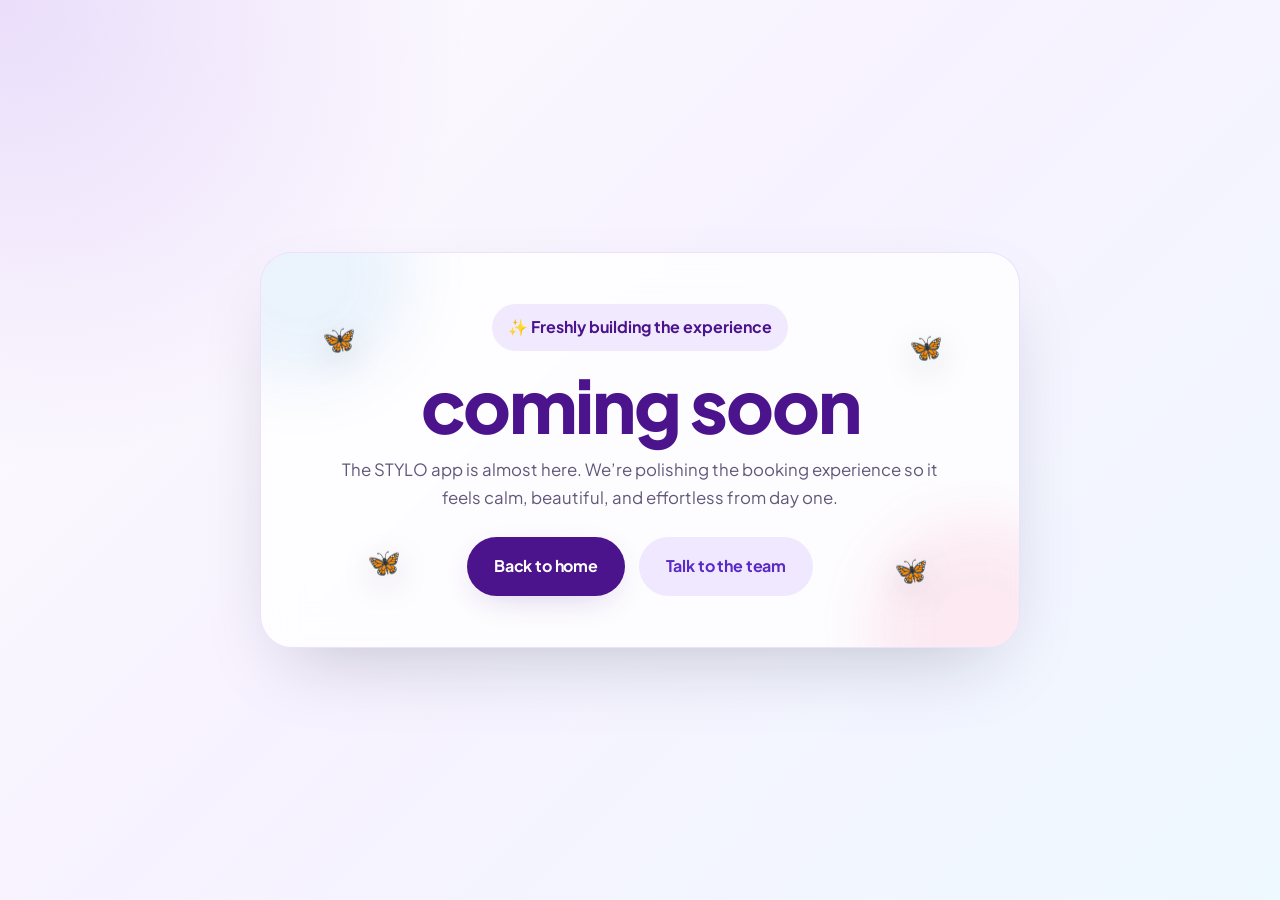
<file: coming-soon.html>
<!DOCTYPE html>
<html lang="en">
  <head>
    <meta charset="UTF-8" />
    <meta name="viewport" content="width=device-width, initial-scale=1.0" />
    <title>STYLO — Coming Soon</title>
    <meta name="description" content="The STYLO app is on its way. We’re getting ready for launch." />
    <link rel="preconnect" href="https://fonts.googleapis.com" />
    <link rel="preconnect" href="https://fonts.gstatic.com" crossorigin />
    <link href="https://fonts.googleapis.com/css2?family=Plus+Jakarta+Sans:wght@400;500;600;700;800&display=swap" rel="stylesheet" />
    <link rel="stylesheet" href="styles.css" />
    <style>
      body {
        background:
          radial-gradient(circle at top left, rgba(124, 58, 237, 0.16), transparent 30%),
          linear-gradient(135deg, #fffdfd 0%, #f7f2ff 45%, #eef8ff 100%);
        padding-top: 0;
      }

      .coming-soon {
        min-height: 100vh;
        display: grid;
        place-items: center;
        padding: 2rem 1rem;
        position: relative;
        overflow: hidden;
      }

      .coming-soon__card {
        position: relative;
        width: min(760px, 100%);
        padding: clamp(2rem, 4vw, 3.4rem);
        border-radius: 2rem;
        background: rgba(255, 255, 255, 0.78);
        backdrop-filter: blur(18px);
        border: 1px solid rgba(124, 58, 237, 0.14);
        box-shadow: 0 30px 80px -30px rgba(15, 23, 42, 0.25);
        text-align: center;
        overflow: hidden;
      }

      .coming-soon__card::before,
      .coming-soon__card::after {
        content: "";
        position: absolute;
        inset: auto;
        width: 220px;
        height: 220px;
        border-radius: 50%;
        filter: blur(30px);
        opacity: 0.6;
        pointer-events: none;
      }

      .coming-soon__card::before {
        top: -90px;
        left: -70px;
        background: rgba(122, 184, 232, 0.24);
      }

      .coming-soon__card::after {
        right: -70px;
        bottom: -90px;
        background: rgba(244, 104, 154, 0.22);
      }

      .coming-soon__badge {
        display: inline-flex;
        align-items: center;
        gap: 0.45rem;
        padding: 0.65rem 1rem;
        border-radius: 999px;
        background: rgba(124, 58, 237, 0.1);
        color: var(--pink);
        font-weight: 700;
        margin-bottom: 1.2rem;
      }

      .coming-soon__headline {
        font-size: clamp(2.8rem, 7vw, 4.6rem);
        line-height: 0.95;
        letter-spacing: -0.03em;
        margin: 0 0 1rem;
        font-weight: 800;
        color: #1f1733;
        position: relative;
        z-index: 2;
      }

      .coming-soon__headline span {
        display: inline-block;
        position: relative;
      }

      .coming-soon__copy {
        font-size: 1.05rem;
        color: var(--text-muted);
        margin: 0 auto 1.6rem;
        max-width: 600px;
      }

      .butterfly {
        position: absolute;
        font-size: 1.7rem;
        animation: butterflyFloat 6s ease-in-out infinite;
        filter: drop-shadow(0 8px 16px rgba(15, 23, 42, 0.15));
        z-index: 1;
      }

      .butterfly--one { left: 8%; top: 16%; animation-delay: -1s; }
      .butterfly--two { right: 10%; top: 18%; animation-delay: -2.6s; }
      .butterfly--three { left: 14%; bottom: 16%; animation-delay: -3.4s; }
      .butterfly--four { right: 12%; bottom: 14%; animation-delay: -4.6s; }

      .coming-soon__actions {
        display: flex;
        justify-content: center;
        gap: 0.9rem;
        flex-wrap: wrap;
      }

      .coming-soon__word {
        display: inline-block;
        text-transform: lowercase;
        color: var(--pink);
      }

      @keyframes butterflyFloat {
        0%, 100% { transform: translate3d(0, 0, 0) rotate(0deg); }
        25% { transform: translate3d(10px, -14px, 0) rotate(-8deg); }
        50% { transform: translate3d(20px, 0, 0) rotate(8deg); }
        75% { transform: translate3d(8px, 12px, 0) rotate(-4deg); }
      }

      @media (max-width: 640px) {
        .coming-soon__card { padding: 2rem 1.2rem; }
        .coming-soon__actions { flex-direction: column; }
        .butterfly { font-size: 1.3rem; }
      }
    </style>
  </head>
  <body>
    <main class="coming-soon">
      <section class="coming-soon__card" aria-label="Coming soon">
        <div class="butterfly butterfly--one" aria-hidden="true">🦋</div>
        <div class="butterfly butterfly--two" aria-hidden="true">🦋</div>
        <div class="butterfly butterfly--three" aria-hidden="true">🦋</div>
        <div class="butterfly butterfly--four" aria-hidden="true">🦋</div>

        <div class="coming-soon__badge">✨ Freshly building the experience</div>
        <h1 class="coming-soon__headline">
          <span class="coming-soon__word">coming soon</span>
        </h1>
        <p class="coming-soon__copy">
          The STYLO app is almost here. We’re polishing the booking experience so it feels calm, beautiful, and effortless from day one.
        </p>
        <div class="coming-soon__actions">
          <a href="index.html" class="btn btn--primary">Back to home</a>
          <a href="contact.html" class="btn btn--secondary">Talk to the team</a>
        </div>
      </section>
    </main>
  </body>
</html>
</file>
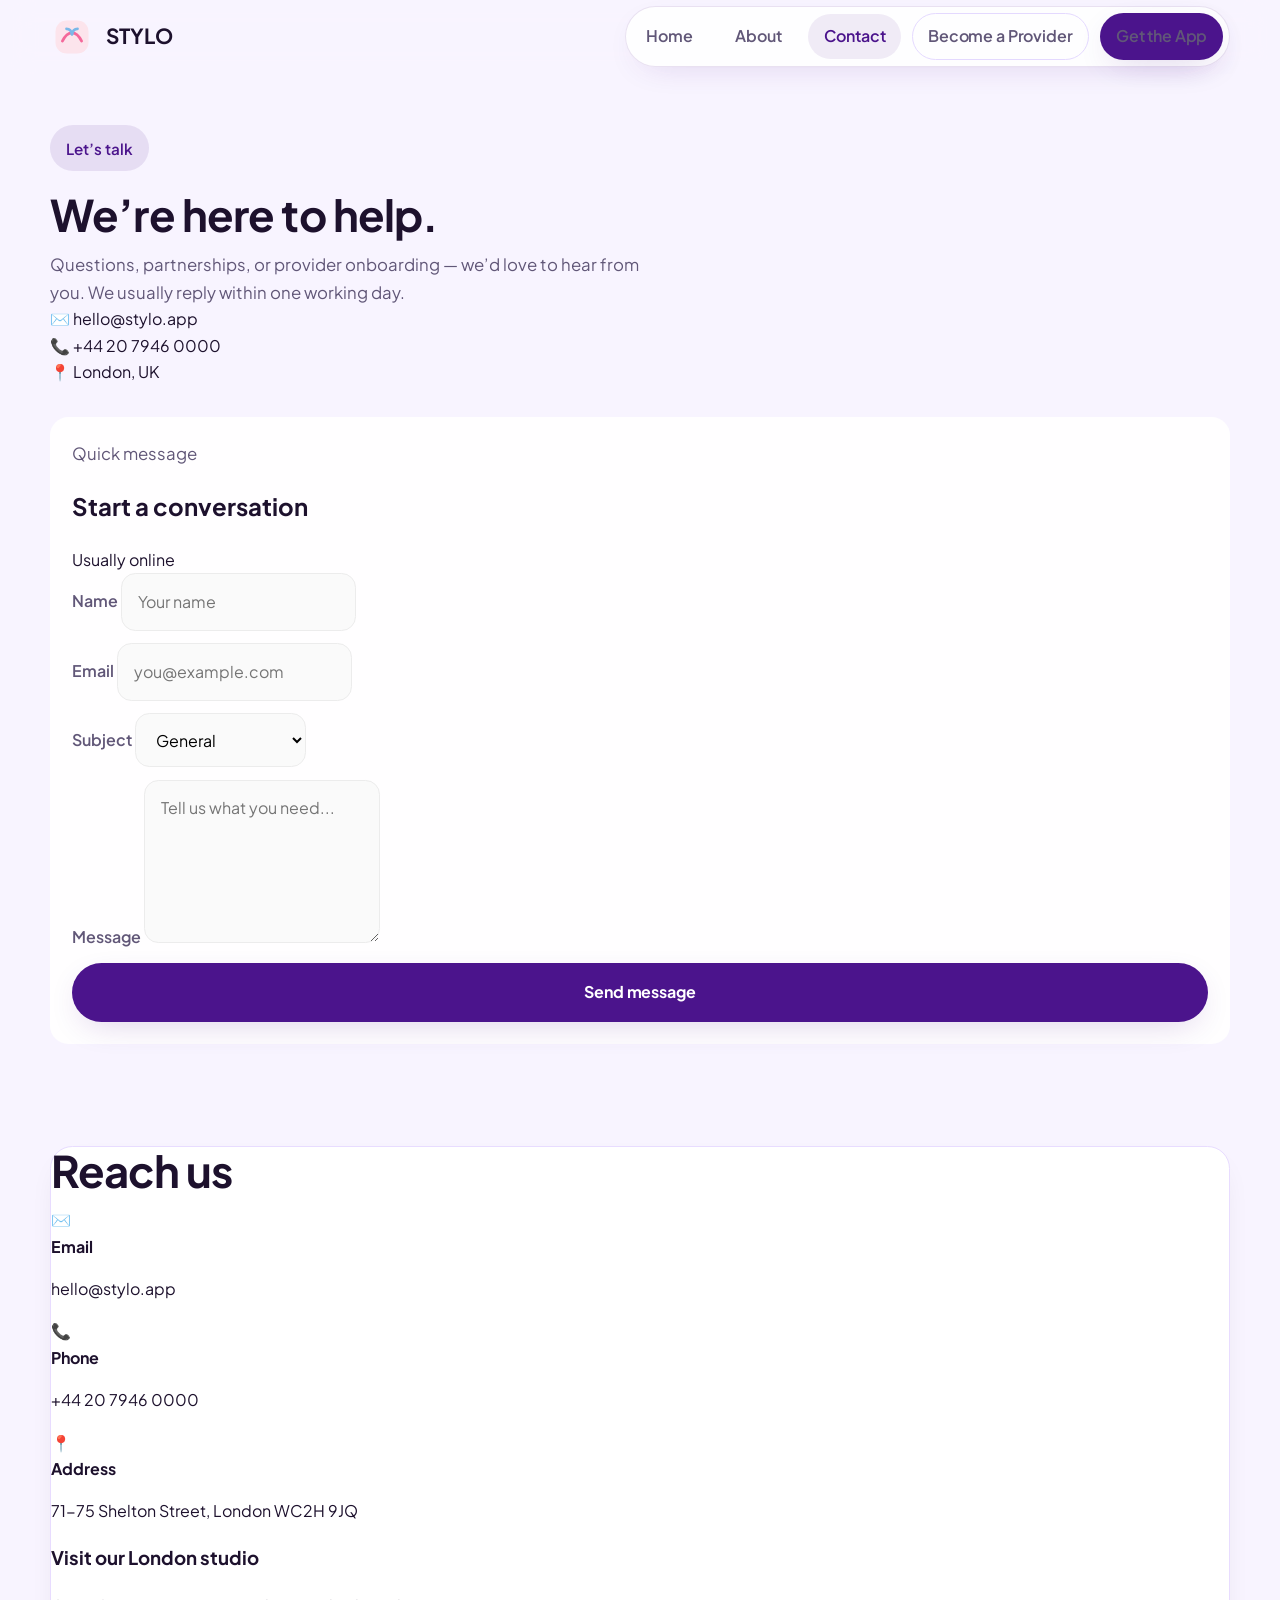
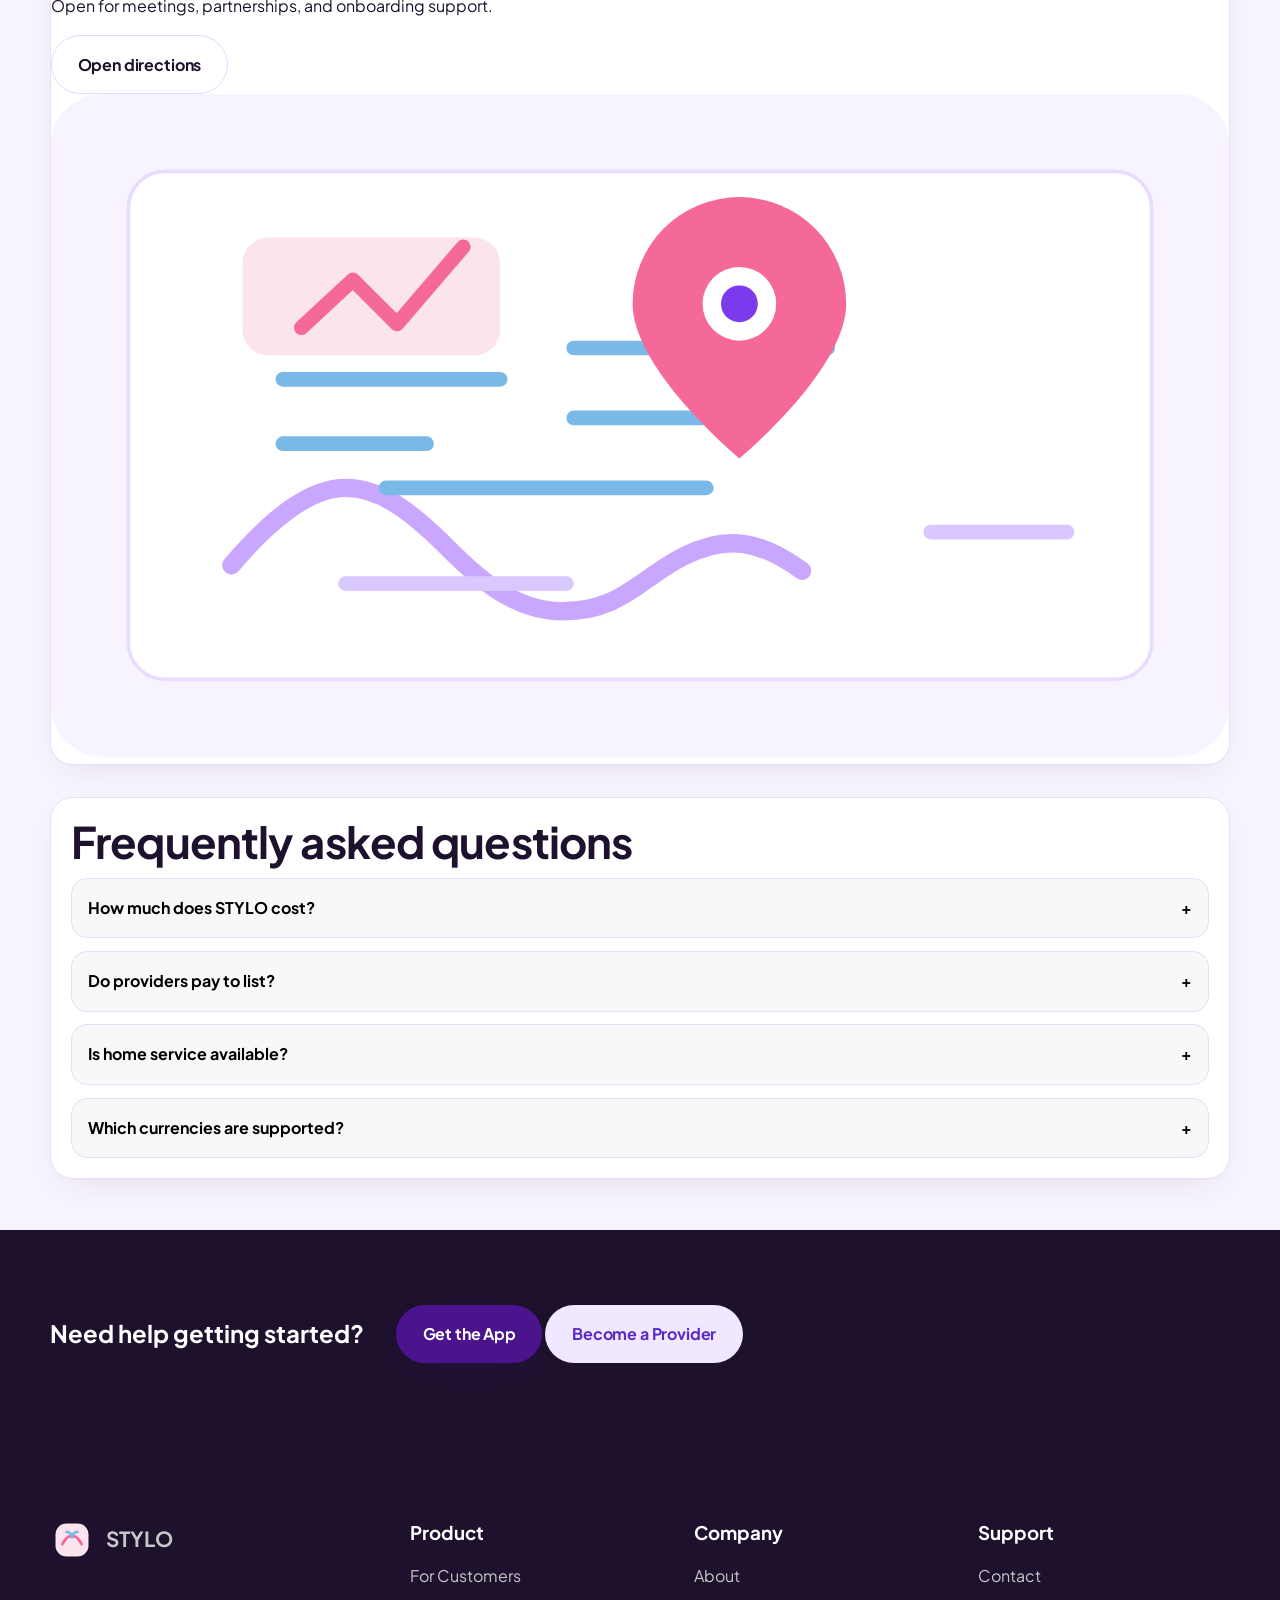
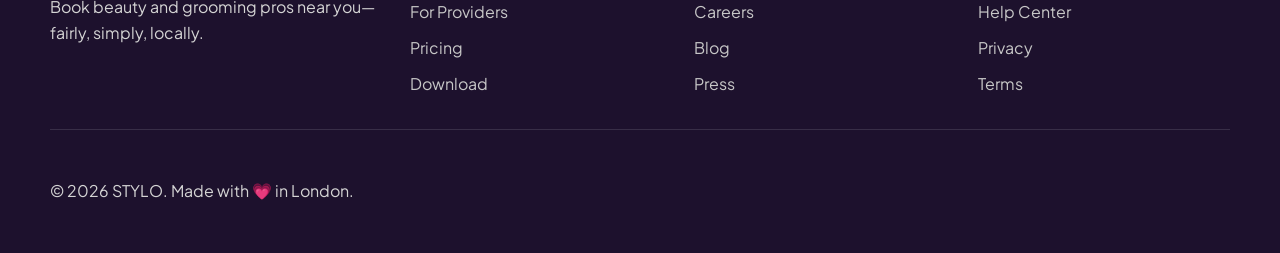
<file: contact.html>
<!DOCTYPE html>
<html lang="en">
  <head>
    <meta charset="UTF-8" />
    <meta name="viewport" content="width=device-width, initial-scale=1.0" />
    <title>Contact STYLO — Support & provider onboarding</title>
    <meta name="description" content="Questions, partnerships, or provider onboarding — we'd love to hear from you." />
    <meta property="og:title" content="Contact STYLO — Support & provider onboarding" />
    <meta property="og:description" content="Get in touch for support, partnerships, or provider onboarding." />
    <meta property="og:type" content="website" />
    <meta property="og:image" content="assets/hero-poster.jpg" />
    <link rel="preconnect" href="https://fonts.googleapis.com" />
    <link rel="preconnect" href="https://fonts.gstatic.com" crossorigin />
    <link href="https://fonts.googleapis.com/css2?family=Plus+Jakarta+Sans:wght@400;500;600;700;800&display=swap" rel="stylesheet" />
    <link rel="stylesheet" href="styles.css" />
  </head>
  <body>
    <header class="site-header" id="top">
      <nav class="nav container">
        <a class="brand" href="index.html" aria-label="STYLO home">
          <span class="brand__icon" aria-hidden="true">
            <svg viewBox="0 0 64 64" fill="none">
              <rect x="8" y="8" width="48" height="48" rx="16" fill="#FCE4EC" />
              <path d="M18 38c4-8 10-12 14-12 4 0 10 4 14 12" stroke="#F4689A" stroke-width="4" stroke-linecap="round" />
              <path d="M24 20c4 0 7 2 8 8" stroke="#7AB8E8" stroke-width="4" stroke-linecap="round" />
              <path d="M40 20c-4 0-7 2-8 8" stroke="#7AB8E8" stroke-width="4" stroke-linecap="round" />
            </svg>
          </span>
          <span>STYLO</span>
        </a>
        <button class="nav__toggle" aria-label="Open menu" aria-expanded="false">
          <span></span><span></span><span></span>
        </button>
        <div class="nav__panel">
          <a href="index.html">Home</a>
          <a href="about.html">About</a>
          <a href="contact.html" class="active">Contact</a>
          <a href="contact.html" class="btn btn--outline nav__pill">Become a Provider</a>
          <a href="coming-soon.html" class="btn btn--primary nav__pill">Get the App</a>
        </div>
      </nav>
    </header>

    <main>
      <section class="contact-hero section">
        <div class="container contact-grid">
          <div class="reveal contact-intro">
            <div class="pill pill--soft">Let’s talk</div>
            <h1>We’re here to help.</h1>
            <p>Questions, partnerships, or provider onboarding — we’d love to hear from you. We usually reply within one working day.</p>
            <div class="contact-highlights">
              <div class="contact-pill">
                <span class="contact-pill__icon">✉️</span>
                <span>hello@stylo.app</span>
              </div>
              <div class="contact-pill">
                <span class="contact-pill__icon">📞</span>
                <span>+44 20 7946 0000</span>
              </div>
              <div class="contact-pill">
                <span class="contact-pill__icon">📍</span>
                <span>London, UK</span>
              </div>
            </div>
          </div>
          <div class="contact-shell reveal" data-delay="0.08">
            <div class="contact-shell__glow"></div>
            <div class="contact-card contact-card--animated">
              <div class="contact-card__header">
                <div>
                  <p class="contact-card__eyebrow">Quick message</p>
                  <h2>Start a conversation</h2>
                </div>
                <div class="contact-card__status">
                  <span></span>
                  Usually online
                </div>
              </div>
              <form id="contact-form">
                <div class="form-row">
                  <label for="name">Name</label>
                  <input id="name" name="name" type="text" placeholder="Your name" required />
                </div>
                <div class="form-row">
                  <label for="email">Email</label>
                  <input id="email" name="email" type="email" placeholder="you@example.com" required />
                </div>
                <div class="form-row">
                  <label for="subject">Subject</label>
                  <select id="subject" name="subject">
                    <option>General</option>
                    <option>Provider signup</option>
                    <option>Press</option>
                    <option>Support</option>
                  </select>
                </div>
                <div class="form-row">
                  <label for="message">Message</label>
                  <textarea id="message" name="message" rows="5" placeholder="Tell us what you need..." required></textarea>
                </div>
                <button class="btn btn--primary" type="submit">Send message</button>
              </form>
            </div>
          </div>
        </div>
      </section>

      <section class="section contact-info-section">
        <div class="container contact-info-grid">
          <div class="contact-details reveal">
            <h2>Reach us</h2>
            <div class="contact-info-list">
              <div class="contact-info-item">
                <span class="contact-info-item__icon">✉️</span>
                <div>
                  <strong>Email</strong>
                  <p>hello@stylo.app</p>
                </div>
              </div>
              <div class="contact-info-item">
                <span class="contact-info-item__icon">📞</span>
                <div>
                  <strong>Phone</strong>
                  <p>+44 20 7946 0000</p>
                </div>
              </div>
              <div class="contact-info-item">
                <span class="contact-info-item__icon">📍</span>
                <div>
                  <strong>Address</strong>
                  <p>71-75 Shelton Street, London WC2H 9JQ</p>
                </div>
              </div>
            </div>
            <div class="map-card">
              <div class="map-card__header">
                <div>
                  <h3>Visit our London studio</h3>
                  <p>Open for meetings, partnerships, and onboarding support.</p>
                </div>
                <a class="btn btn--outline map-card__link" href="https://www.google.com/maps/search/?api=1&query=71-75+Shelton+Street+London+WC2H+9JQ" target="_blank" rel="noreferrer">Open directions</a>
              </div>
              <div class="map-card__visual" role="img" aria-label="Stylised map showing the London studio location">
                <svg viewBox="0 0 640 360" xmlns="http://www.w3.org/2000/svg" aria-hidden="true">
                  <rect width="640" height="360" rx="28" fill="#f8f4ff" />
                  <rect x="42" y="42" width="556" height="276" rx="20" fill="#ffffff" stroke="#e9dcff" stroke-width="2" />
                  <path d="M98 256c24-28 44-42 62-42 18 0 34 11 56 33 20 20 38 34 62 34 32 0 42-18 66-30 24-12 42-8 64 8" fill="none" stroke="#caa7ff" stroke-width="10" stroke-linecap="round" />
                  <path d="M126 155h118M126 190h78M284 138h138M284 176h90M182 214h174" fill="none" stroke="#7ab8e8" stroke-width="8" stroke-linecap="round" />
                  <path d="M432 114c0 36-58 84-58 84s-58-48-58-84a58 58 0 1 1 116 0z" fill="#f4689a" />
                  <circle cx="374" cy="114" r="20" fill="#fff" />
                  <circle cx="374" cy="114" r="10" fill="#7c3aed" />
                  <rect x="104" y="78" width="140" height="64" rx="14" fill="#fce4ec" />
                  <path d="M136 127l28-26 24 24 36-42" fill="none" stroke="#f4689a" stroke-width="8" stroke-linecap="round" stroke-linejoin="round" />
                  <path d="M160 266h120" stroke="#d8c8ff" stroke-width="8" stroke-linecap="round" />
                  <path d="M478 238h74" stroke="#d8c8ff" stroke-width="8" stroke-linecap="round" />
                </svg>
              </div>
            </div>
          </div>
          <div class="faq reveal" data-delay="0.08">
            <h2>Frequently asked questions</h2>
            <div class="faq-item">
              <button class="faq-question">How much does STYLO cost?<span>+</span></button>
              <div class="faq-answer"><p>Customers pay a small £1.99 booking fee. Providers list free.</p></div>
            </div>
            <div class="faq-item">
              <button class="faq-question">Do providers pay to list?<span>+</span></button>
              <div class="faq-answer"><p>No. Providers can list their business free and keep 100% of earnings.</p></div>
            </div>
            <div class="faq-item">
              <button class="faq-question">Is home service available?<span>+</span></button>
              <div class="faq-answer"><p>Yes. STYLO supports home-service bookings for eligible professionals.</p></div>
            </div>
            <div class="faq-item">
              <button class="faq-question">Which currencies are supported?<span>+</span></button>
              <div class="faq-answer"><p>We support GBP and NGN for flexible local and cross-border bookings.</p></div>
            </div>
          </div>
        </div>
      </section>

      <section class="section cta-band cta-band--dark">
        <div class="container cta-band__inner">
          <h2>Need help getting started?</h2>
          <div>
            <a href="coming-soon.html" class="btn btn--primary">Get the App</a>
            <a href="contact.html" class="btn btn--secondary">Become a Provider</a>
          </div>
        </div>
      </section>
    </main>

    <footer class="site-footer">
      <div class="container footer-grid">
        <div>
          <a class="brand brand--footer" href="index.html">
            <span class="brand__icon" aria-hidden="true">
              <svg viewBox="0 0 64 64" fill="none">
                <rect x="8" y="8" width="48" height="48" rx="16" fill="#FCE4EC" />
                <path d="M18 38c4-8 10-12 14-12 4 0 10 4 14 12" stroke="#F4689A" stroke-width="4" stroke-linecap="round" />
                <path d="M24 20c4 0 7 2 8 8" stroke="#7AB8E8" stroke-width="4" stroke-linecap="round" />
                <path d="M40 20c-4 0-7 2-8 8" stroke="#7AB8E8" stroke-width="4" stroke-linecap="round" />
              </svg>
            </span>
            <span>STYLO</span>
          </a>
          <p>Book beauty and grooming pros near you—fairly, simply, locally.</p>
        </div>
        <div>
          <h3>Product</h3>
          <ul>
            <li><a href="coming-soon.html">For Customers</a></li>
            <li><a href="contact.html">For Providers</a></li>
            <li><a href="#">Pricing</a></li>
            <li><a href="#">Download</a></li>
          </ul>
        </div>
        <div>
          <h3>Company</h3>
          <ul>
            <li><a href="about.html">About</a></li>
            <li><a href="#">Careers</a></li>
            <li><a href="#">Blog</a></li>
            <li><a href="#">Press</a></li>
          </ul>
        </div>
        <div>
          <h3>Support</h3>
          <ul>
            <li><a href="contact.html">Contact</a></li>
            <li><a href="#">Help Center</a></li>
            <li><a href="#">Privacy</a></li>
            <li><a href="#">Terms</a></li>
          </ul>
        </div>
      </div>
      <div class="container footer-bottom">
        <p>© 2026 STYLO. Made with 💗 in London.</p>
      </div>
    </footer>

    <button class="scroll-top" aria-label="Scroll to top">↑</button>
    <div class="toast" role="status" aria-live="polite"></div>
    <script src="script.js"></script>
  </body>
</html>
</file>
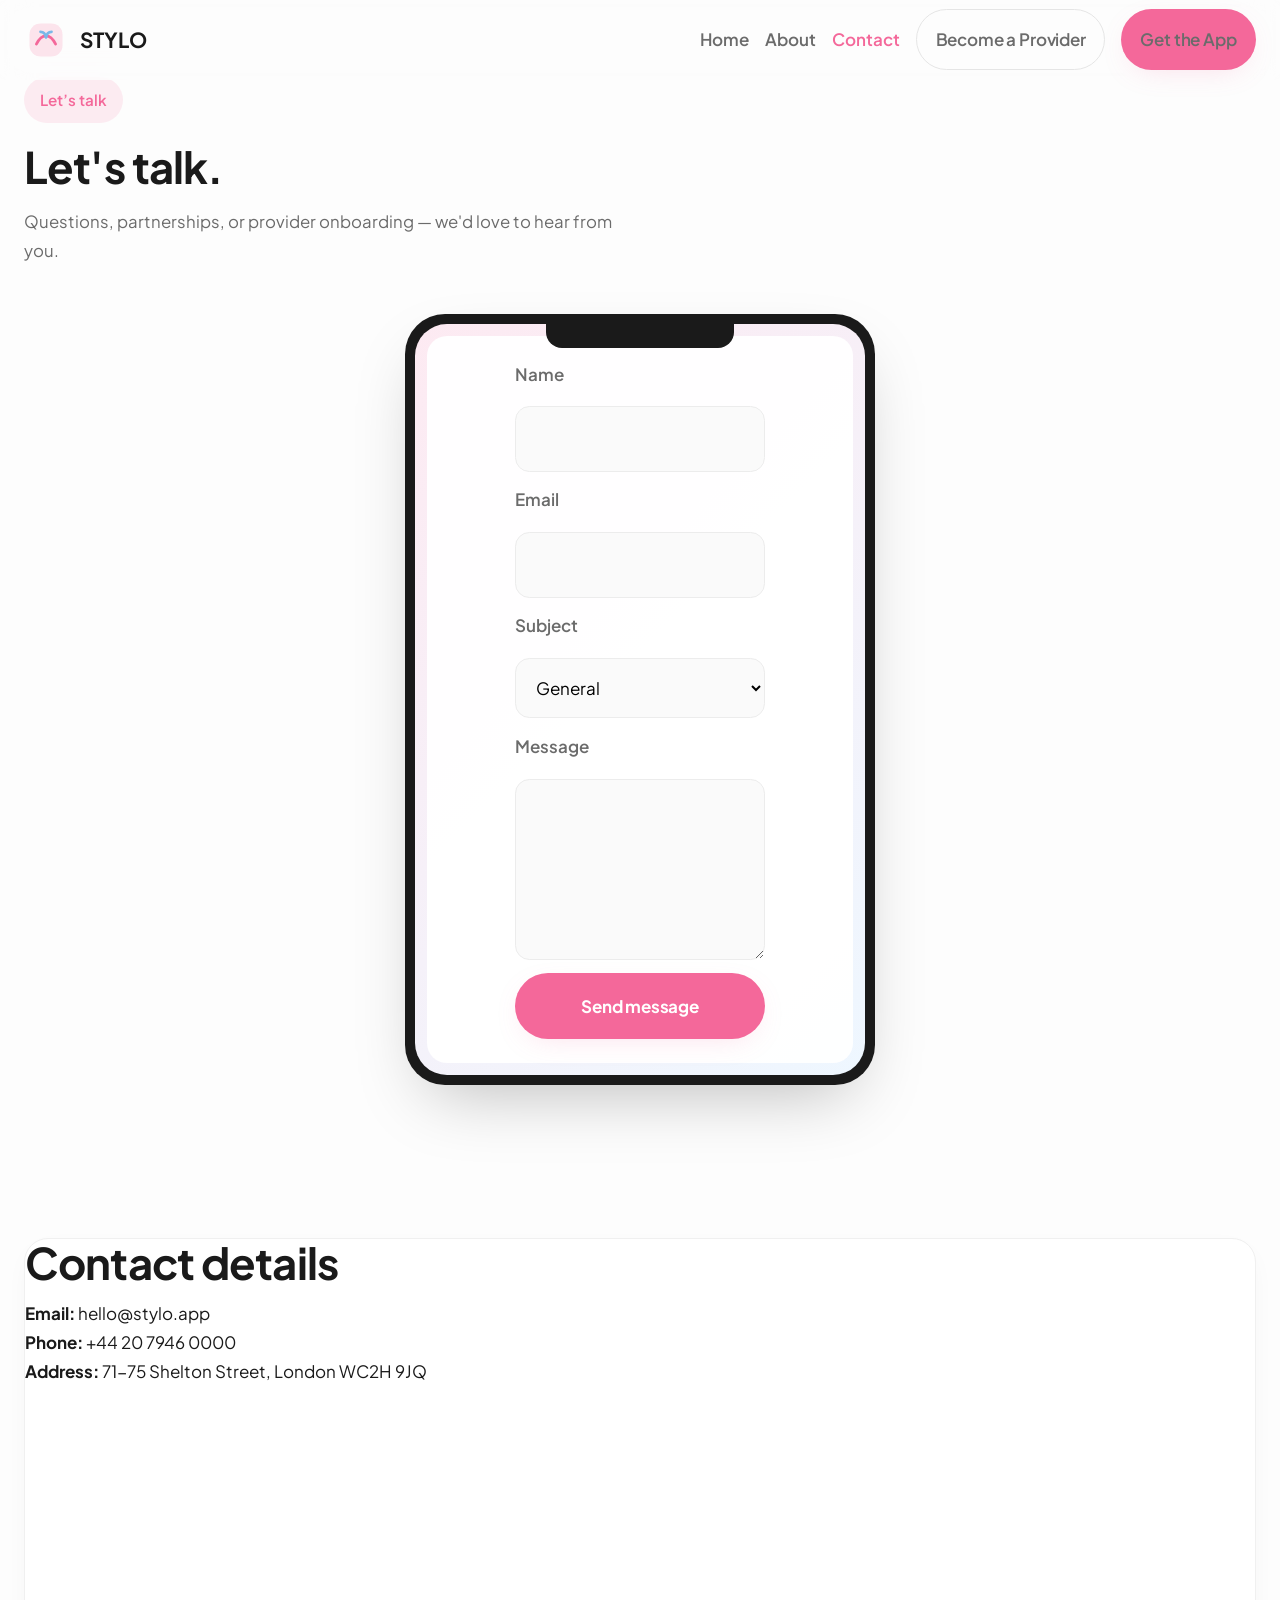
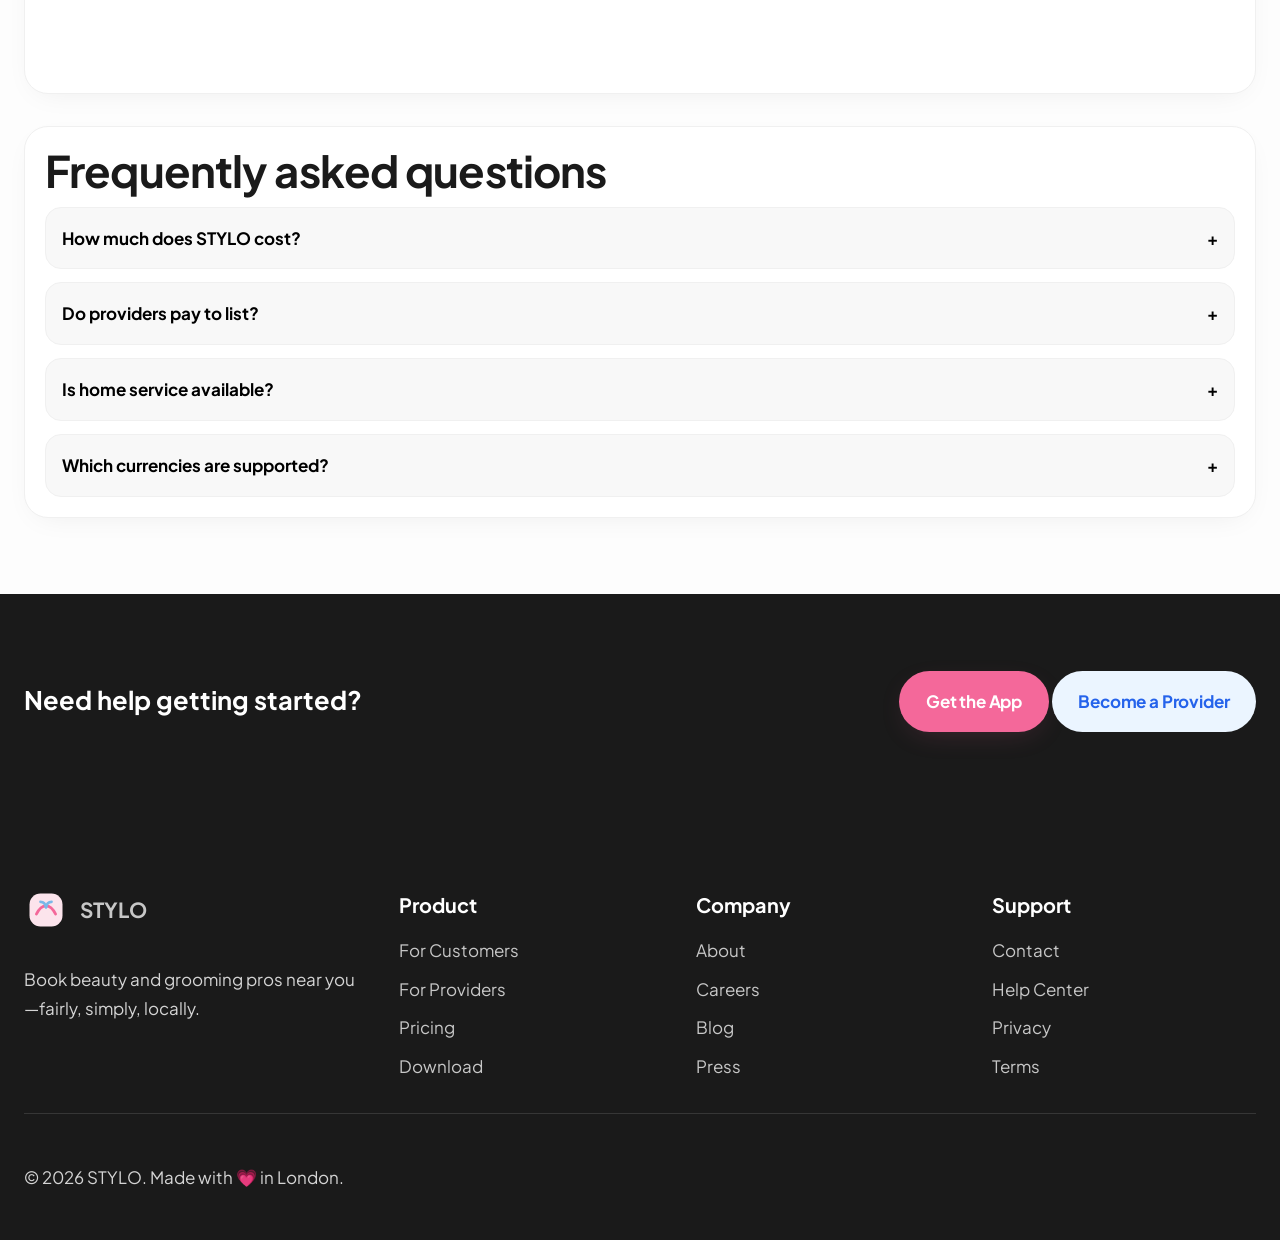
<file: glowbook-site/contact.html>
<!DOCTYPE html>
<html lang="en">
  <head>
    <meta charset="UTF-8" />
    <meta name="viewport" content="width=device-width, initial-scale=1.0" />
    <title>Contact STYLO — Support & provider onboarding</title>
    <meta name="description" content="Questions, partnerships, or provider onboarding — we'd love to hear from you." />
    <meta property="og:title" content="Contact STYLO — Support & provider onboarding" />
    <meta property="og:description" content="Get in touch for support, partnerships, or provider onboarding." />
    <meta property="og:type" content="website" />
    <meta property="og:image" content="assets/hero-poster.jpg" />
    <link rel="preconnect" href="https://fonts.googleapis.com" />
    <link rel="preconnect" href="https://fonts.gstatic.com" crossorigin />
    <link href="https://fonts.googleapis.com/css2?family=Plus+Jakarta+Sans:wght@400;500;600;700;800&display=swap" rel="stylesheet" />
    <link rel="stylesheet" href="styles.css" />
  </head>
  <body>
    <header class="site-header" id="top">
      <nav class="nav container">
        <a class="brand" href="index.html" aria-label="STYLO home">
          <span class="brand__icon" aria-hidden="true">
            <svg viewBox="0 0 64 64" fill="none">
              <rect x="8" y="8" width="48" height="48" rx="16" fill="#FCE4EC" />
              <path d="M18 38c4-8 10-12 14-12 4 0 10 4 14 12" stroke="#F4689A" stroke-width="4" stroke-linecap="round" />
              <path d="M24 20c4 0 7 2 8 8" stroke="#7AB8E8" stroke-width="4" stroke-linecap="round" />
              <path d="M40 20c-4 0-7 2-8 8" stroke="#7AB8E8" stroke-width="4" stroke-linecap="round" />
            </svg>
          </span>
          <span>STYLO</span>
        </a>
        <button class="nav__toggle" aria-label="Open menu" aria-expanded="false">
          <span></span><span></span><span></span>
        </button>
        <div class="nav__panel">
          <a href="index.html">Home</a>
          <a href="about.html">About</a>
          <a href="contact.html" class="active">Contact</a>
          <a href="index.html#providers" class="btn btn--outline nav__pill">Become a Provider</a>
          <a href="index.html#get-app" class="btn btn--primary nav__pill">Get the App</a>
        </div>
      </nav>
    </header>

    <main>
      <section class="contact-hero section">
        <div class="container contact-grid">
          <div class="reveal">
            <div class="pill pill--soft">Let’s talk</div>
            <h1>Let's talk.</h1>
            <p>Questions, partnerships, or provider onboarding — we'd love to hear from you.</p>
          </div>
          <div class="contact-phone phone phone--float reveal" data-delay="0.08">
            <div class="phone__screen">
              <div class="contact-card">
                <form id="contact-form">
                  <label for="name">Name</label>
                  <input id="name" name="name" type="text" required />

                  <label for="email">Email</label>
                  <input id="email" name="email" type="email" required />

                  <label for="subject">Subject</label>
                  <select id="subject" name="subject">
                    <option>General</option>
                    <option>Provider signup</option>
                    <option>Press</option>
                    <option>Support</option>
                  </select>

                  <label for="message">Message</label>
                  <textarea id="message" name="message" rows="5" required></textarea>

                  <button class="btn btn--primary" type="submit">Send message</button>
                </form>
              </div>
            </div>
          </div>
        </div>
      </section>

      <section class="section contact-info-section">
        <div class="container contact-info-grid">
          <div class="contact-details reveal">
            <h2>Contact details</h2>
            <ul>
              <li><strong>Email:</strong> hello@stylo.app</li>
              <li><strong>Phone:</strong> +44 20 7946 0000</li>
              <li><strong>Address:</strong> 71-75 Shelton Street, London WC2H 9JQ</li>
            </ul>
            <iframe title="STYLO London office map" src="https://www.google.com/maps?q=London%20WC2H%209JQ&output=embed" loading="lazy"></iframe>
          </div>
          <div class="faq reveal" data-delay="0.08">
            <h2>Frequently asked questions</h2>
            <div class="faq-item">
              <button class="faq-question">How much does STYLO cost?<span>+</span></button>
              <div class="faq-answer"><p>Customers pay a small £2.99 booking fee. Providers list free.</p></div>
            </div>
            <div class="faq-item">
              <button class="faq-question">Do providers pay to list?<span>+</span></button>
              <div class="faq-answer"><p>No. Providers can list their business free and keep 100% of earnings.</p></div>
            </div>
            <div class="faq-item">
              <button class="faq-question">Is home service available?<span>+</span></button>
              <div class="faq-answer"><p>Yes. STYLO supports home-service bookings for eligible professionals.</p></div>
            </div>
            <div class="faq-item">
              <button class="faq-question">Which currencies are supported?<span>+</span></button>
              <div class="faq-answer"><p>We support GBP and NGN for flexible local and cross-border bookings.</p></div>
            </div>
          </div>
        </div>
      </section>

      <section class="section cta-band cta-band--dark">
        <div class="container cta-band__inner">
          <h2>Need help getting started?</h2>
          <div>
            <a href="index.html#get-app" class="btn btn--primary">Get the App</a>
            <a href="index.html#providers" class="btn btn--secondary">Become a Provider</a>
          </div>
        </div>
      </section>
    </main>

    <footer class="site-footer">
      <div class="container footer-grid">
        <div>
          <a class="brand brand--footer" href="index.html">
            <span class="brand__icon" aria-hidden="true">
              <svg viewBox="0 0 64 64" fill="none">
                <rect x="8" y="8" width="48" height="48" rx="16" fill="#FCE4EC" />
                <path d="M18 38c4-8 10-12 14-12 4 0 10 4 14 12" stroke="#F4689A" stroke-width="4" stroke-linecap="round" />
                <path d="M24 20c4 0 7 2 8 8" stroke="#7AB8E8" stroke-width="4" stroke-linecap="round" />
                <path d="M40 20c-4 0-7 2-8 8" stroke="#7AB8E8" stroke-width="4" stroke-linecap="round" />
              </svg>
            </span>
            <span>STYLO</span>
          </a>
          <p>Book beauty and grooming pros near you—fairly, simply, locally.</p>
        </div>
        <div>
          <h3>Product</h3>
          <ul>
            <li><a href="index.html#get-app">For Customers</a></li>
            <li><a href="index.html#providers">For Providers</a></li>
            <li><a href="#">Pricing</a></li>
            <li><a href="#">Download</a></li>
          </ul>
        </div>
        <div>
          <h3>Company</h3>
          <ul>
            <li><a href="about.html">About</a></li>
            <li><a href="#">Careers</a></li>
            <li><a href="#">Blog</a></li>
            <li><a href="#">Press</a></li>
          </ul>
        </div>
        <div>
          <h3>Support</h3>
          <ul>
            <li><a href="contact.html">Contact</a></li>
            <li><a href="#">Help Center</a></li>
            <li><a href="#">Privacy</a></li>
            <li><a href="#">Terms</a></li>
          </ul>
        </div>
      </div>
      <div class="container footer-bottom">
        <p>© 2026 STYLO. Made with 💗 in London.</p>
      </div>
    </footer>

    <button class="scroll-top" aria-label="Scroll to top">↑</button>
    <div class="toast" role="status" aria-live="polite"></div>
    <script src="script.js"></script>
  </body>
</html>
</file>
<file: styles.css>
:root {
  --bg: #f8f4ff;
  --bg-soft: #f2ebff;
  --bg-blue: #efe8ff;
  --pink: #4b148c;
  --pink-strong: #2f0d5e;
  --pink-soft: #efe3ff;
  --blue: #7c5cff;
  --blue-strong: #5b2ac6;
  --text: #1d112d;
  --text-muted: #615778;
  --line: #e8dcff;
  --white: #ffffff;
  --shadow: 0 10px 34px -12px rgba(75, 20, 140, 0.24);
  --shadow-card: 0 12px 34px -16px rgba(29, 17, 45, 0.14);
  --radius-xl: 1.4rem;
  --radius-pill: 999px;
  --container: 1180px;
  --section-pad: clamp(2.4rem, 4vw, 3.6rem);
}

* { box-sizing: border-box; }
html { scroll-behavior: smooth; scroll-padding-top: 92px; }
body {
  margin: 0;
  font-family: 'Plus Jakarta Sans', 'Inter', -apple-system, BlinkMacSystemFont, 'Segoe UI', sans-serif;
  color: var(--text);
  background: var(--bg);
  line-height: 1.65;
  font-size: 1rem;
  overflow-x: hidden;
  min-height: 100vh;
}
main { overflow-x: hidden; }
a { color: inherit; text-decoration: none; }
img, video, iframe { max-width: 100%; display: block; }
img {
  width: 100%;
  height: auto;
  object-fit: cover;
  object-position: center;
}
button, input, select, textarea { font: inherit; }
button { cursor: pointer; }
:focus-visible { outline: 3px solid rgba(124, 58, 237, 0.32); outline-offset: 3px; }
.container { width: min(var(--container), calc(100% - 1.6rem)); margin: 0 auto; }
.section { padding: var(--section-pad) 0; position: relative; }
.display-heading { font-size: clamp(2.3rem, 5.2vw, 4.2rem); line-height: 1.05; letter-spacing: -0.03em; font-weight: 800; margin: 0 0 1rem; }
.section-heading { margin-bottom: 2rem; text-align: left; }
.section-heading h2, .story-copy h2, .contact-details h2, .faq h2, .about-hero h1, .contact-hero h1 { font-size: clamp(2rem, 3.4vw, 2.8rem); line-height: 1.1; margin: 0 0 0.75rem; letter-spacing: -0.02em; text-align: left; }
.section-heading--center { text-align: left; max-width: none; margin-inline: 0; margin-bottom: 2rem; }
.section-heading p, .hero__subhead, .story-copy p, .contact-hero p, .about-hero p, .spotlight-copy p, .showcase-copy p { color: var(--text-muted); font-size: 1.05rem; max-width: 620px; text-align: left; margin: 0; }
.pill { display: inline-flex; align-items: center; gap: 0.4rem; padding: 0.65rem 1rem; border-radius: var(--radius-pill); font-weight: 600; font-size: 0.95rem; margin-bottom: 1.25rem; }
.pill--soft { background: rgba(75, 20, 140, 0.1); color: var(--pink); }
.btn { display: inline-flex; align-items: center; justify-content: center; gap: 0.6rem; min-height: 48px; padding: 0.95rem 1.6rem; border-radius: var(--radius-pill); border: 1px solid transparent; font-weight: 700; letter-spacing: -0.01em; transition: all 0.3s cubic-bezier(0.4, 0, 0.2, 1); }
.btn:hover { transform: translateY(-3px) scale(1.02); }
.btn--primary { background: var(--pink); color: var(--white); box-shadow: var(--shadow); }
.btn--primary:hover { background: var(--pink-strong); box-shadow: 0 12px 30px -8px rgba(75, 20, 140, 0.34); }
.btn--secondary { background: var(--bg-blue); color: var(--blue-strong); }
.btn--secondary:hover { background: #e1d6ff; }
.btn--outline { border-color: #e4d9ff; background: transparent; color: var(--text); }
.btn--outline:hover { border-color: var(--pink); color: var(--pink); }
.site-header { position: fixed; inset: 0 0 auto 0; z-index: 1000; height: 74px; background: rgba(248, 244, 255, 0.82); backdrop-filter: blur(16px) saturate(180%); border-bottom: 1px solid transparent; transition: all 0.25s ease; }
.phone__screen img, .phone__screen video { max-height: none; height: 100%; width: 100%; object-fit: cover; object-position: center; }
.site-header.scrolled { border-bottom-color: var(--line); box-shadow: 0 4px 30px -10px rgba(75, 20, 140, 0.12); }
.nav { height: 100%; display: flex; align-items: center; justify-content: space-between; gap: 1.25rem; }
.brand { display: inline-flex; align-items: center; gap: 0.75rem; font-weight: 700; font-size: 1.3rem; color: var(--text); }
.brand__icon { width: 44px; height: 44px; display: inline-flex; align-items: center; justify-content: center; }
.brand__icon svg { width: 100%; height: 100%; }
.nav__panel { display: flex; align-items: center; gap: 0.7rem; padding: 0.35rem; border: 1px solid rgba(75, 20, 140, 0.12); border-radius: 999px; background: rgba(255,255,255,0.9); box-shadow: 0 10px 35px -18px rgba(75, 20, 140, 0.24); }
.nav__panel a { color: var(--text-muted); font-weight: 600; padding: 0.6rem 0.95rem; border-radius: 999px; transition: all 0.25s ease; }
.nav__panel a:hover, .nav__panel a.active { color: var(--pink); background: rgba(75, 20, 140, 0.08); }
.nav__panel a.active { color: var(--pink); }
.nav__pill { min-height: 40px; padding-inline: 1rem; }
.nav__toggle { display: none; background: transparent; border: 0; padding: 0.5rem; }
.nav__toggle span { display: block; width: 24px; height: 2px; background: var(--text); margin: 5px 0; border-radius: 2px; }
.nav__pill { min-height: 42px; padding-inline: 1.15rem; }
.hero { min-height: 100vh; display: grid; align-items: center; padding-top: 4rem; padding-bottom: 2.4rem; overflow: hidden; }
.hero__video, .hero__overlay { position: absolute; inset: 0; }
.hero__video { width: 100%; height: 100%; object-fit: cover; z-index: 0; filter: brightness(1.05) contrast(1.05) saturate(1.1); }
.hero__overlay { background: linear-gradient(115deg, rgba(253, 253, 253, 0.12) 0%, rgba(253, 253, 253, 0.08) 45%, rgba(253, 253, 253, 0) 100%); z-index: 1; pointer-events: none; }
.hero__grid { position: relative; z-index: 2; display: grid; grid-template-columns: 1.05fr 0.95fr; align-items: center; gap: 2rem; }
.hero__content { max-width: 640px; text-align: left; padding-right: clamp(0.25rem, 2vw, 1rem); }
.hero__actions { display: flex; flex-wrap: wrap; gap: 0.9rem; margin-top: 1.8rem; justify-content: flex-start; }
.hero__content .btn--primary { animation: pulseGlow 2.4s infinite; }
.trust-row { margin-top: 1.4rem; display: flex; align-items: center; gap: 0.8rem; font-weight: 600; color: var(--text-muted); justify-content: flex-start; flex-wrap: wrap; }
.trust-row__stars { color: var(--pink); letter-spacing: 0.16em; }
.hero__visual { position: relative; min-height: 440px; display: grid; place-items: center; }
.hero__blob { position: absolute; inset: auto 50% 20% auto; width: 360px; height: 360px; background: radial-gradient(circle, rgba(75,20,140,0.24), transparent 70%); filter: blur(20px); animation: blob 8s ease-in-out infinite; }
.phone { width: min(300px, 86vw); border-radius: 2.5rem; background: #1a1a1a; padding: 0.6rem; box-shadow: 0 30px 60px -20px rgba(0,0,0,0.3), 0 0 0 2px rgba(255,255,255,0.05) inset; position: relative; overflow: hidden; transform: scale(var(--phone-scale, 1)); }
.phone::before { content: ''; position: absolute; top: 0.6rem; left: 50%; transform: translateX(-50%); width: 40%; height: 1.5rem; background: #1a1a1a; border-radius: 0 0 1rem 1rem; z-index: 5; }
.phone__screen { border-radius: 2rem; overflow: hidden; aspect-ratio: 9 / 19.5; background: var(--bg); position: relative; }
.phone__screen img, .phone__screen video { width: 100%; height: 100%; object-fit: cover; display: block; }
.phone__screen::after { content: ''; position: absolute; inset: -100% 0 auto -30%; width: 55%; height: 220%; background: linear-gradient(120deg, rgba(255,255,255,0.0), rgba(255,255,255,0.45), rgba(255,255,255,0)); transform: rotate(20deg) translateX(-100%); animation: shimmer 4.5s linear infinite; pointer-events: none; }
.phone--float { animation: float 6s ease-in-out infinite; }
.phone--video { box-shadow: 0 30px 60px -20px rgba(124,58,237,0.18); }
.phone--shine .phone__screen { overflow: hidden; }
.phone--app-loop .phone__screen { background: linear-gradient(135deg, #fdeaf2, #eef7ff); }
.layer { position: absolute; inset: 0; opacity: 0; transition: opacity 1.2s ease; }
.layer.active { opacity: 1; }
.section--split, .section--provider-spotlight, .section--footer-phones { background: var(--white); }
.section--showcase { background: linear-gradient(180deg, var(--bg), var(--bg-blue)); }
.section--video-wall { background: var(--bg-soft); }
.audience-grid, .showcase-grid, .spotlight-grid, .contact-info-grid, .about-phone-grid, .story-grid, .contact-grid { display: grid; gap: 2rem; }
.audience-grid { grid-template-columns: repeat(2, minmax(0, 1fr)); }
/* Allow extra phones to extend visually in the showcase */
.section--showcase { overflow: visible; }
.showcase-phones { display: flex; align-items: center; justify-content: flex-start; gap: 1.2rem; position: relative; width: 100%; }
.showcase-phones .phone-wrap { display: inline-block; will-change: transform; }
.showcase-phones .phone { margin: 0; }
.showcase-phones .phone.phone--video { box-shadow: 0 30px 60px -20px rgba(0,0,0,0.14); }

/* Clean positioning classes for the showcase phone group */
.phone-wrap--lg { transform: translateX(-10px) scale(1); }
.phone-wrap--md { transform: translateX(40px) scale(0.92); }
.phone-wrap--sm { transform: translateX(120px) scale(0.82); }
.phone-wrap--lg, .phone-wrap--md, .phone-wrap--sm { transition: transform 260ms cubic-bezier(0.2,0,0,1); }

/* Tilt utility classes (sets the CSS variable used by float animation) */
.phone--tilt-2 { --tilt: 2deg; }
.phone--tilt-6 { --tilt: 6deg; }
.phone--tilt-10 { --tilt: 10deg; }

/* Accessibility: reduce motion for users who prefer it */
@media (prefers-reduced-motion: reduce) {
  .phone--float { animation: none !important; }
  .phone__screen::after { animation: none !important; }
}
.card, .value-card, .team-card, .testimonial-card, .contact-card, .contact-details, .faq, .about-hero__card, .story-image { background: var(--white); border: 1px solid var(--line); border-radius: var(--radius-xl); box-shadow: var(--shadow-card); }
.card { padding: 1.7rem; position: relative; overflow: hidden; display: flex; flex-direction: column; align-items: flex-start; }
.card--pink { background: #fdf2f6; box-shadow: var(--shadow); }
.card--blue { background: #f0f7ff; }
.card__icon { width: 54px; height: 54px; border-radius: 16px; display: inline-flex; align-items: center; justify-content: center; font-size: 1.35rem; margin-bottom: 1rem; }
.card__icon--pink { background: var(--pink-soft); }
.card__icon--blue { background: var(--bg-blue); }
.card ul, .feature-list, .contact-details ul, .footer-grid ul { list-style: none; padding: 0; margin: 0; }
.card li, .feature-list li { margin-bottom: 0.7rem; color: var(--text-muted); }
.card li::before, .feature-list li::before { content: '✓'; color: var(--pink); font-weight: 700; margin-right: 0.55rem; }
.feature-list { display: grid; gap: 0.9rem; margin-top: 1.25rem; }
.feature-list li { display: flex; align-items: center; gap: 0.7rem; margin: 0; }
.feature-list__icon { width: 42px; height: 42px; border-radius: 14px; display: inline-flex; align-items: center; justify-content: center; font-size: 1.15rem; }
.feature-list__icon--pink { background: var(--pink-soft); }
.feature-list__icon--blue { background: var(--bg-blue); }
.tabs { display: inline-flex; align-items: center; gap: 0.5rem; padding: 0.45rem; border-radius: 999px; background: #f9f9f9; border: 1px solid var(--line); position: relative; margin-bottom: 2rem; }
.tab { background: transparent; border: 0; padding: 0.8rem 1.15rem; color: var(--text-muted); font-weight: 700; position: relative; z-index: 2; }
.tab.is-active { color: var(--text); }
.tab__indicator { position: absolute; top: 0.45rem; bottom: 0.45rem; width: 50%; border-radius: 999px; background: var(--pink); transition: transform 0.3s ease; box-shadow: var(--shadow); }
.tabs[data-active="providers"] .tab__indicator { transform: translateX(100%); }
.steps-panel { position: relative; }
.steps { display: grid; grid-template-columns: repeat(3, minmax(0, 1fr)); gap: 1.25rem; opacity: 0; transform: translateY(16px); pointer-events: none; position: absolute; inset: 0; transition: all 0.3s ease; }
.steps.is-active { opacity: 1; transform: translateY(0); pointer-events: auto; position: relative; }
.step-card { background: var(--white); border: 1px solid var(--line); border-radius: var(--radius-xl); padding: 1.6rem; box-shadow: var(--shadow-card); position: relative; min-height: 220px; }
.step-card__number { color: var(--pink); font-weight: 800; font-size: 1rem; margin-bottom: 0.8rem; }
.steps-line { width: 100%; margin-top: 1rem; }
.steps-line path { fill: none; stroke: #d9bee9; stroke-width: 2.2; stroke-dasharray: 800; stroke-dashoffset: 800; transition: stroke-dashoffset 1.3s ease; }
.steps-line.is-visible path { stroke-dashoffset: 0; }
.masonry-grid { display: grid; grid-template-columns: repeat(3, minmax(0, 1fr)); gap: 1.2rem; }
.masonry-tile { position: relative; overflow: hidden; border-radius: var(--radius-xl); min-height: 220px; background: var(--white); box-shadow: var(--shadow-card); }
.section--services { background: var(--white); }
.services-grid { display: grid; grid-template-columns: repeat(3, minmax(0, 1fr)); gap: 1.2rem; }
.service-card { display: flex; align-items: flex-start; gap: 1rem; padding: 1.4rem; border-radius: var(--radius-xl); background: var(--white); border: 1px solid var(--line); box-shadow: var(--shadow-card); min-height: 160px; text-align: left; }
.service-card__icon { width: 58px; height: 58px; border-radius: 18px; display: grid; place-items: center; background: rgba(124, 58, 237, 0.08); font-size: 1.6rem; }
.service-card h3 { margin: 0 0 0.35rem; font-size: 1.15rem; }
.service-card p { margin: 0; color: var(--text-muted); }
.masonry-tile img, .masonry-tile video { width: 100%; height: 100%; object-fit: cover; display: block; }
.masonry-tile--wide { grid-column: span 2; min-height: 280px; }
.masonry-tile__caption { position: absolute; inset: auto 1rem 1rem 1rem; padding: 0.9rem 1rem; background: rgba(26,26,26,0.7); color: var(--white); border-radius: 1rem; font-weight: 600; transform: translateY(8px); opacity: 0; transition: all 0.3s ease; }
.masonry-tile:hover .masonry-tile__caption, .masonry-tile:focus-within .masonry-tile__caption { opacity: 1; transform: translateY(0); }
.stats-band { background: linear-gradient(135deg, var(--pink), #f89ab8); color: var(--white); position: relative; overflow: hidden; }
.stats-grid { display: grid; grid-template-columns: repeat(4, minmax(0, 1fr)); gap: 1.1rem; position: relative; }
.stat-card { position: relative; z-index: 2; padding: 2rem 1.2rem; border-radius: var(--radius-xl); background: rgba(255,255,255,0.16); border: 1px solid rgba(255,255,255,0.2); text-align: center; }
.stat-card strong { display: block; font-size: clamp(1.9rem, 3vw, 2.8rem); line-height: 1; margin-bottom: 0.45rem; }
.stat-card span { color: rgba(255,255,255,0.9); }
.particles { position: absolute; inset: 0; pointer-events: none; }
.particles span { position: absolute; width: 10px; height: 10px; border-radius: 50%; background: rgba(255,255,255,0.7); animation: particle 2.6s ease-out infinite; }
.testimonial-grid { display: grid; grid-template-columns: repeat(3, minmax(0, 1fr)); gap: 1.2rem; }
.testimonial-card { padding: 1.7rem; text-align: left; }
.testimonial-card p { margin: 0.8rem 0; color: var(--text); }
.testimonial-card span { color: var(--text-muted); font-weight: 600; }
.testimonial-card__stars { color: var(--pink); letter-spacing: 0.16em; }
.phone-pair-wrap { text-align: center; }
.phone-pair { display: grid; grid-template-columns: repeat(2, minmax(0, 1fr)); gap: 2rem; margin-top: 2rem; }
.phone-pair__item { display: flex; flex-direction: column; align-items: center; gap: 1rem; }
.phone-pair__label { font-weight: 700; color: var(--pink); }
.phone-pair__label--blue { color: var(--blue-strong); }
.footer-cta { display: flex; justify-content: center; gap: 1rem; margin-top: 2rem; flex-wrap: wrap; }
.site-footer { background: var(--text); color: #d4d4d4; padding: 5rem 0 2rem; }
.footer-grid { display: grid; grid-template-columns: 1.3fr 1fr 1fr 1fr; gap: 2rem; }
.brand--footer { color: var(--white); margin-bottom: 1rem; }
.social-links { display: flex; gap: 0.75rem; margin-top: 1rem; }
.social-links a { width: 40px; height: 40px; border-radius: 50%; display: grid; place-items: center; background: rgba(255,255,255,0.08); }
.footer-grid h3 { color: var(--white); margin: 0 0 0.9rem; }
.footer-grid ul { display: grid; gap: 0.6rem; }
.footer-grid a { color: #c7c7c7; }
.footer-bottom { padding-top: 2rem; margin-top: 2rem; border-top: 1px solid rgba(255,255,255,0.12); }
.section--cities { background: var(--white); }
.city-grid { display: grid; grid-template-columns: repeat(4, minmax(0, 1fr)); gap: 1rem; margin-top: 2rem; }
.city-card { padding: 1rem; border-radius: var(--radius-xl); border: 1px solid var(--line); background: var(--white); box-shadow: var(--shadow-card); text-align: center; transition: transform 0.2s ease, border-color 0.2s ease, background 0.2s ease; }
.city-card:hover { transform: translateY(-3px); }
.city-card h3 { margin: 0 0 0.4rem; font-size: 1rem; }
.city-card p { margin: 0; font-size: 0.95rem; color: var(--text-muted); }
.city-card--live { border-color: rgba(124, 58, 237, 0.35); background: rgba(248, 240, 255, 0.95); }
.city-card--live h3 { color: var(--text); }
.city-card--live p { color: var(--pink); font-weight: 700; }
.city-card--hidden { display: none; }
.city-grid.expanded .city-card--hidden { display: block; }
.city-actions { margin-top: 1.5rem; text-align: center; }
.city-actions { margin-top: 1.5rem; text-align: center; }
.city-toggle { width: min(240px, 100%); }
@media (max-width: 1024px) {
  .city-grid { grid-template-columns: repeat(2, minmax(0, 1fr)); }
}
@media (max-width: 640px) {
  .city-grid { grid-template-columns: 1fr; }
}
.scroll-top { position: fixed; right: 1.25rem; bottom: 1.25rem; width: 54px; height: 54px; border-radius: 50%; border: 0; background: var(--pink); color: var(--white); font-size: 1.4rem; box-shadow: 0 12px 30px -12px rgba(124,58,237,0.42); opacity: 0; visibility: hidden; transform: translateY(10px); transition: all 0.25s ease; z-index: 1200; }
.scroll-top.is-visible { opacity: 1; visibility: visible; transform: translateY(0); }
.toast { position: fixed; left: 50%; bottom: 2rem; transform: translateX(-50%) translateY(20px); background: var(--text); color: var(--white); padding: 0.9rem 1.2rem; border-radius: 999px; opacity: 0; visibility: hidden; transition: all 0.25s ease; z-index: 1300; }
.toast.is-visible { opacity: 1; visibility: visible; transform: translateX(-50%) translateY(0); }
.reveal { opacity: 0; transform: translateY(30px); transition: opacity 0.7s ease, transform 0.7s ease; }
.reveal.visible { opacity: 1; transform: translateY(0); }
.word { display: inline-block; opacity: 0; transform: translateY(20px); transition: all 0.5s cubic-bezier(0.4, 0, 0.2, 1); }
.word.visible { opacity: 1; transform: translateY(0); }
.spotlight-grid, .story-grid, .contact-grid, .about-phone-grid { align-items: center; }
.section--business { background: var(--bg-blue); }
.business-grid { display: grid; grid-template-columns: 1fr 1fr; gap: 2rem; align-items: center; text-align: left; }
.business-copy h2 { margin-top: 0; }
.business-copy p { max-width: 620px; }
.business-visual { display: grid; place-items: center; }
.business-image { width: min(100%, 560px); border-radius: 1.8rem; box-shadow: var(--shadow-card); border: 1px solid rgba(255,255,255,0.55); }
.about-hero { background: linear-gradient(135deg, #fff5f8 0%, var(--bg) 100%); }
.about-hero__grid { display: grid; grid-template-columns: 1.1fr 0.9fr; gap: 2rem; align-items: center; }
.about-hero__card img, .story-image img { width: 100%; border-radius: var(--radius-xl); object-fit: cover; height: 380px; }
.values-grid { display: grid; grid-template-columns: repeat(3, minmax(0, 1fr)); gap: 1.25rem; }
.value-card { padding: 1.6rem; }
.team-grid { display: grid; grid-template-columns: repeat(4, minmax(0, 1fr)); gap: 1.2rem; }
.team-card { padding: 1.25rem; text-align: center; }
.team-card img { width: 100%; aspect-ratio: 1; object-fit: cover; border-radius: 50%; margin-bottom: 1rem; }
.cta-band { padding: 4rem 0; }
.cta-band--dark { background: var(--text); color: var(--white); }
.cta-band__inner { display: flex; align-items: center; justify-content: flex-start; gap: 2rem; flex-wrap: wrap; }
.contact-card { padding: 1.4rem; background: rgba(255,255,255,0.94); border: none; box-shadow: none; border-radius: 1.15rem; height: 100%; position: relative; z-index: 1; }
.contact-card form { display: grid; gap: 0.8rem; }
.contact-card label { font-weight: 600; color: var(--text-muted); }
.contact-card input, .contact-card select, .contact-card textarea { border: 1px solid #ececec; border-radius: 0.9rem; padding: 0.9rem 0.95rem; background: #fafafa; }
.contact-phone {
  width: min(430px, 92vw);
  margin: 0 auto;
  box-shadow: 0 28px 70px -24px rgba(0,0,0,0.28);
}
.contact-phone .phone__screen {
  aspect-ratio: 9 / 15;
  background: linear-gradient(135deg, #ffe4ee 0%, #fff4f8 55%, #ffdce8 100%);
  padding: 0.75rem;
  position: relative;
  overflow: hidden;
}
.contact-phone .phone__screen::before {
  content: '';
  position: absolute;
  inset: -10% 8% auto auto;
  width: 180px;
  height: 180px;
  border-radius: 50%;
  background: rgba(124, 58, 237, 0.12);
  filter: blur(18px);
}
.contact-phone .phone__screen::after {
  content: '';
  position: absolute;
  inset: auto auto -10% -8%;
  width: 220px;
  height: 220px;
  border-radius: 50%;
  background: rgba(122, 184, 232, 0.14);
  filter: blur(16px);
}

/* Ensure content isn't hidden under fixed header */
body { padding-top: 74px; }
.contact-visual-bg {
  position: absolute;
  inset: 0;
  pointer-events: none;
  opacity: 0.95;
  z-index: 0;
}
.contact-visual-bg svg {
  width: 100%;
  height: 100%;
}
.contact-phone .contact-card {
  height: 100%;
  display: flex;
  align-items: stretch;
}
.contact-phone .contact-card form {
  width: 100%;
  justify-content: center;
}
.faq { padding: 1.25rem; }
.faq-item + .faq-item { margin-top: 0.8rem; }
.faq-question { width: 100%; display: flex; justify-content: space-between; align-items: center; background: #f8f8f8; border: 1px solid var(--line); border-radius: 1rem; padding: 1rem; font-weight: 700; }
.faq-answer { display: grid; grid-template-rows: 0fr; transition: grid-template-rows 0.2s ease; }
.faq-answer p { overflow: hidden; margin: 0; padding: 0 0.2rem; color: var(--text-muted); }
.faq-item.is-open .faq-answer { grid-template-rows: 1fr; }
.faq-item.is-open .faq-question span { transform: rotate(45deg); }
.faq-question span { transition: transform 0.2s ease; }
.contact-details iframe { width: 100%; min-height: 280px; border: 0; border-radius: 1rem; margin-top: 1.2rem; }
.phone--flip { animation: none; }
.phone--flip.is-visible { animation: phoneFlip 1s ease both; }
@media (max-width: 1100px) {
  .hero__grid, .showcase-grid, .spotlight-grid, .business-grid { grid-template-columns: 1fr; }
  .about-hero__grid, .story-grid, .contact-grid, .about-phone-grid { grid-template-columns: minmax(0, 0.8fr) minmax(0, 1.2fr); }
  .hero__content { max-width: 760px; padding-right: 0; }
  .hero__visual { min-height: 320px; }
  .showcase-copy { order: -1; }
  .showcase-phones { justify-content: center; gap: 1rem; }
  .showcase-phones .phone-wrap { transform: none !important; }
  .phone { width: min(290px, 46vw); }
  .masonry-grid, .testimonial-grid, .team-grid, .values-grid { grid-template-columns: repeat(2, minmax(0, 1fr)); }
  .stats-grid { grid-template-columns: repeat(2, minmax(0, 1fr)); }
  .footer-grid { grid-template-columns: repeat(2, minmax(0, 1fr)); }
}
@media (max-width: 840px) {
  .site-header { height: 70px; }
  .nav__toggle { display: inline-block; }
  .about-hero__grid, .story-grid, .contact-grid, .about-phone-grid { grid-template-columns: minmax(0, 0.78fr) minmax(0, 1.22fr); gap: 1rem; }
  .nav__panel { position: fixed; top: 72px; right: 0.8rem; width: min(92vw, 320px); padding: 1.2rem; background: rgba(255,255,255,0.97); border: 1px solid var(--line); border-radius: 1.1rem; display: none; flex-direction: column; align-items: flex-start; gap: 0.9rem; box-shadow: var(--shadow-card); }
  .nav__panel.is-open { display: flex; }
  .nav__panel a, .nav__panel .nav__pill { width: 100%; }
  .audience-grid, .services-grid, .phone-pair, .masonry-grid, .testimonial-grid, .team-grid, .values-grid, .stats-grid, .footer-grid, .contact-info-grid { grid-template-columns: 1fr; }
  .masonry-tile--wide { grid-column: span 1; }
  .hero { min-height: auto; padding-top: 4.5rem; }
  .hero__content, .hero__visual { max-width: 100%; }
  .hero__visual { min-height: 280px; }
  .cta-band__inner { flex-direction: column; align-items: flex-start; }
  .phone { width: min(290px, 82vw); margin: 0 auto; }
  .showcase-phones { flex-direction: column; gap: 1.25rem; align-items: center; }
  .showcase-phones .phone-wrap { transform: none !important; }
  .section-heading--center { text-align: left; }
}
@media (max-width: 560px) {
  .container { width: min(var(--container), calc(100% - 1.25rem)); }
  .section { padding: 2rem 0; }
  .display-heading { font-size: clamp(2.1rem, 9vw, 2.75rem); }
  .about-hero h1,
  .contact-hero h1,
  .story-copy h2,
  .about-phone-grid h2,
  .contact-details h2,
  .faq h2 {
    font-size: clamp(1.45rem, 6vw, 1.9rem);
  }
  .about-hero__grid, .story-grid, .contact-grid, .about-phone-grid { grid-template-columns: minmax(0, 0.72fr) minmax(0, 1.28fr); gap: 0.8rem; }
  .hero__content p,
  .hero__subhead,
  .section-heading p,
  .story-copy p,
  .about-hero p,
  .contact-hero p,
  .spotlight-copy p,
  .showcase-copy p,
  .card p,
  .service-card p,
  .value-card p,
  .testimonial-card p,
  .contact-details li,
  .faq-answer p {
    font-size: 0.96rem;
    line-height: 1.6;
  }
  .hero__actions, .footer-cta { flex-direction: column; align-items: stretch; }
  .btn { width: 100%; min-height: 46px; }
  .phone { width: min(270px, 90vw); }
  .card, .service-card, .testimonial-card, .step-card, .contact-card, .faq { padding: 1.15rem; }
  .trust-row { font-size: 0.95rem; }
  .nav__panel { top: 68px; right: 0.65rem; }
  .about-hero__card img,
  .story-image img,
  .masonry-tile img,
  .masonry-tile video {
    max-height: 220px;
    height: auto;
    object-fit: cover;
  }
  .about-hero__card,
  .story-image,
  .masonry-tile {
    min-height: auto;
  }
}
@media (prefers-reduced-motion: reduce) {
  *, *::before, *::after { animation: none !important; transition: none !important; scroll-behavior: auto !important; }
  .reveal, .word { opacity: 1 !important; transform: none !important; }
}
@keyframes fadeUp { from { opacity: 0; transform: translateY(30px); } to { opacity: 1; transform: translateY(0); } }
@keyframes fadeDown { from { opacity: 0; transform: translateY(-30px); } to { opacity: 1; transform: translateY(0); } }
@keyframes fadeIn { from { opacity: 0; } to { opacity: 1; } }
@keyframes slideLeft { from { opacity: 0; transform: translateX(-50px); } to { opacity: 1; transform: translateX(0); } }
@keyframes slideRight { from { opacity: 0; transform: translateX(50px); } to { opacity: 1; transform: translateX(0); } }
@keyframes float { 0%,100% { transform: translateY(0) rotate(var(--tilt, 0deg)); } 50% { transform: translateY(-12px) rotate(var(--tilt, 0deg)); } }
@keyframes pulseGlow { 0%,100% { box-shadow: 0 0 0 0 rgba(244,104,154,0.5); } 50% { box-shadow: 0 0 0 16px rgba(244,104,154,0); } }
@keyframes shimmer { 0% { transform: translateX(-120%) skewX(-15deg); } 100% { transform: translateX(220%) skewX(-15deg); } }
@keyframes blob { 0%,100% { transform: translate(0,0) scale(1); } 33% { transform: translate(20px,-20px) scale(1.1); } 66% { transform: translate(-15px,15px) scale(0.95); } }
@keyframes particle { 0% { transform: translateY(0) scale(1); opacity: 0.6; } 100% { transform: translateY(-80px) scale(0.4); opacity: 0; } }
@keyframes phoneFlip { from { opacity: 0; transform: perspective(1000px) rotateY(90deg); } to { opacity: 1; transform: perspective(1000px) rotateY(0); } }
@keyframes drawLine { to { stroke-dashoffset: 0; } }
</file>
<file: glowbook-site/styles.css>
:root {
  --bg: #fdfdfd;
  --bg-soft: #fdf2f6;
  --bg-blue: #ebf5ff;
  --pink: #f4689a;
  --pink-strong: #e05588;
  --pink-soft: #fce4ec;
  --blue: #7ab8e8;
  --blue-strong: #2563eb;
  --text: #1a1a1a;
  --text-muted: #6b6b6b;
  --line: #f0f0f0;
  --white: #ffffff;
  --shadow: 0 8px 30px -12px rgba(244, 104, 154, 0.25);
  --shadow-card: 0 8px 30px -12px rgba(0, 0, 0, 0.08);
  --radius-xl: 1.5rem;
  --radius-pill: 999px;
  --container: 1280px;
}

* { box-sizing: border-box; }
html { scroll-behavior: smooth; }
body {
  margin: 0;
  font-family: 'Plus Jakarta Sans', 'Inter', -apple-system, BlinkMacSystemFont, 'Segoe UI', sans-serif;
  color: var(--text);
  background: var(--bg);
  line-height: 1.7;
  font-size: 1.0625rem;
  overflow-x: hidden;
}
a { color: inherit; text-decoration: none; }
img, video, iframe { max-width: 100%; }
button, input, select, textarea { font: inherit; }
button { cursor: pointer; }
:focus-visible { outline: 3px solid rgba(244, 104, 154, 0.45); outline-offset: 3px; }
.container { width: min(var(--container), calc(100% - 3rem)); margin: 0 auto; }
.section { padding: clamp(3rem, 6vw, 5rem) 0; position: relative; }
.display-heading { font-size: clamp(2.75rem, 7vw, 5.5rem); line-height: 1.05; letter-spacing: -0.03em; font-weight: 800; margin: 0 0 1.2rem; }
.section-heading { margin-bottom: 2rem; }
.section-heading h2, .story-copy h2, .contact-details h2, .faq h2, .about-hero h1, .contact-hero h1 { font-size: clamp(2rem, 3.4vw, 2.8rem); line-height: 1.1; margin: 0 0 0.75rem; letter-spacing: -0.02em; }
.section-heading--center { text-align: center; max-width: 720px; margin-inline: auto; margin-bottom: 3rem; }
.section-heading p, .hero__subhead, .story-copy p, .contact-hero p, .about-hero p, .spotlight-copy p, .showcase-copy p { color: var(--text-muted); font-size: 1.05rem; max-width: 620px; }
.pill { display: inline-flex; align-items: center; gap: 0.4rem; padding: 0.65rem 1rem; border-radius: var(--radius-pill); font-weight: 600; font-size: 0.95rem; margin-bottom: 1.25rem; }
.pill--soft { background: rgba(244, 104, 154, 0.12); color: var(--pink); }
.btn { display: inline-flex; align-items: center; justify-content: center; gap: 0.6rem; min-height: 48px; padding: 0.95rem 1.6rem; border-radius: var(--radius-pill); border: 1px solid transparent; font-weight: 700; letter-spacing: -0.01em; transition: all 0.3s cubic-bezier(0.4, 0, 0.2, 1); }
.btn:hover { transform: translateY(-3px) scale(1.02); }
.btn--primary { background: var(--pink); color: var(--white); box-shadow: var(--shadow); }
.btn--primary:hover { background: var(--pink-strong); box-shadow: 0 12px 30px -8px rgba(244, 104, 154, 0.5); }
.btn--secondary { background: var(--bg-blue); color: var(--blue-strong); }
.btn--secondary:hover { background: #d6ebff; }
.btn--outline { border-color: #e5e5e5; background: transparent; color: var(--text); }
.btn--outline:hover { border-color: var(--pink); color: var(--pink); }
.site-header { position: fixed; inset: 0 0 auto 0; z-index: 1000; height: 80px; background: rgba(253, 253, 253, 0.75); backdrop-filter: blur(16px) saturate(180%); border-bottom: 1px solid transparent; transition: all 0.25s ease; }
.site-header.scrolled { border-bottom-color: var(--line); box-shadow: 0 4px 30px -10px rgba(0, 0, 0, 0.08); }
.nav { height: 100%; display: flex; align-items: center; justify-content: space-between; gap: 1.25rem; }
.brand { display: inline-flex; align-items: center; gap: 0.75rem; font-weight: 700; font-size: 1.3rem; color: var(--text); }
.brand__icon { width: 44px; height: 44px; display: inline-flex; align-items: center; justify-content: center; }
.brand__icon svg { width: 100%; height: 100%; }
.nav__panel { display: flex; align-items: center; gap: 1rem; }
.nav__panel a { color: var(--text-muted); font-weight: 600; }
.nav__panel a:hover, .nav__panel a.active { color: var(--text); }
.nav__panel a.active { color: var(--pink); }
.nav__toggle { display: none; background: transparent; border: 0; padding: 0.5rem; }
.nav__toggle span { display: block; width: 24px; height: 2px; background: var(--text); margin: 5px 0; border-radius: 2px; }
.nav__pill { min-height: 42px; padding-inline: 1.15rem; }
.hero { min-height: 100vh; display: grid; align-items: center; padding-top: 4rem; padding-bottom: 3rem; overflow: hidden; }
.hero__video, .hero__overlay { position: absolute; inset: 0; }
.hero__video { width: 100%; height: 100%; object-fit: cover; z-index: 0; filter: brightness(1.05) contrast(1.05) saturate(1.1); }
.hero__overlay { background: linear-gradient(115deg, rgba(253, 253, 253, 0.84) 0%, rgba(253, 253, 253, 0.72) 45%, rgba(253, 253, 253, 0.28) 100%); z-index: 1; }
.hero__grid { position: relative; z-index: 2; display: grid; grid-template-columns: 1.05fr 0.95fr; align-items: center; gap: 3rem; }
.hero__content { max-width: 620px; }
.hero__actions { display: flex; flex-wrap: wrap; gap: 1rem; margin-top: 1.8rem; }
.hero__content .btn--primary { animation: pulseGlow 2.4s infinite; }
.trust-row { margin-top: 1.4rem; display: flex; align-items: center; gap: 0.8rem; font-weight: 600; color: var(--text-muted); }
.trust-row__stars { color: var(--pink); letter-spacing: 0.16em; }
.hero__visual { position: relative; min-height: 540px; display: grid; place-items: center; }
.hero__blob { position: absolute; inset: auto 50% 20% auto; width: 360px; height: 360px; background: radial-gradient(circle, rgba(244,104,154,0.25), transparent 70%); filter: blur(20px); animation: blob 8s ease-in-out infinite; }
.phone { width: min(300px, 86vw); border-radius: 2.5rem; background: #1a1a1a; padding: 0.6rem; box-shadow: 0 30px 60px -20px rgba(0,0,0,0.3), 0 0 0 2px rgba(255,255,255,0.05) inset; position: relative; overflow: hidden; transform: scale(var(--phone-scale, 1)); }
.phone::before { content: ''; position: absolute; top: 0.6rem; left: 50%; transform: translateX(-50%); width: 40%; height: 1.5rem; background: #1a1a1a; border-radius: 0 0 1rem 1rem; z-index: 5; }
.phone__screen { border-radius: 2rem; overflow: hidden; aspect-ratio: 9 / 19.5; background: var(--bg); position: relative; }
.phone__screen img, .phone__screen video { width: 100%; height: 100%; object-fit: cover; display: block; }
.phone__screen::after { content: ''; position: absolute; inset: -100% 0 auto -30%; width: 55%; height: 220%; background: linear-gradient(120deg, rgba(255,255,255,0.0), rgba(255,255,255,0.45), rgba(255,255,255,0)); transform: rotate(20deg) translateX(-100%); animation: shimmer 4.5s linear infinite; pointer-events: none; }
.phone--float { animation: float 6s ease-in-out infinite; }
.phone--video { box-shadow: 0 30px 60px -20px rgba(244,104,154,0.35); }
.phone--shine .phone__screen { overflow: hidden; }
.phone--app-loop .phone__screen { background: linear-gradient(135deg, #fdeaf2, #eef7ff); }
.layer { position: absolute; inset: 0; opacity: 0; transition: opacity 1.2s ease; }
.layer.active { opacity: 1; }
.section--split, .section--provider-spotlight, .section--footer-phones { background: var(--white); }
.section--showcase { background: linear-gradient(180deg, var(--bg), var(--bg-blue)); }
.section--video-wall { background: var(--bg-soft); }
.audience-grid, .showcase-grid, .spotlight-grid, .contact-info-grid, .about-phone-grid, .story-grid, .contact-grid { display: grid; gap: 2rem; }
.audience-grid { grid-template-columns: repeat(2, minmax(0, 1fr)); }
/* Allow extra phones to extend visually in the showcase */
.section--showcase { overflow: visible; }
.showcase-phones { display: flex; align-items: center; justify-content: flex-start; gap: 1.2rem; position: relative; width: 100%; }
.showcase-phones .phone-wrap { display: inline-block; will-change: transform; }
.showcase-phones .phone { margin: 0; }
.showcase-phones .phone.phone--video { box-shadow: 0 30px 60px -20px rgba(0,0,0,0.14); }

/* Clean positioning classes for the showcase phone group */
.phone-wrap--lg { transform: translateX(-10px) scale(1); }
.phone-wrap--md { transform: translateX(40px) scale(0.92); }
.phone-wrap--sm { transform: translateX(120px) scale(0.82); }
.phone-wrap--lg, .phone-wrap--md, .phone-wrap--sm { transition: transform 260ms cubic-bezier(0.2,0,0,1); }

/* Tilt utility classes (sets the CSS variable used by float animation) */
.phone--tilt-2 { --tilt: 2deg; }
.phone--tilt-6 { --tilt: 6deg; }
.phone--tilt-10 { --tilt: 10deg; }

/* Accessibility: reduce motion for users who prefer it */
@media (prefers-reduced-motion: reduce) {
  .phone--float { animation: none !important; }
  .phone__screen::after { animation: none !important; }
}
.card, .value-card, .team-card, .testimonial-card, .contact-card, .contact-details, .faq, .about-hero__card, .story-image { background: var(--white); border: 1px solid var(--line); border-radius: var(--radius-xl); box-shadow: var(--shadow-card); }
.card { padding: 2rem; position: relative; overflow: hidden; }
.card--pink { background: #fdf2f6; box-shadow: var(--shadow); }
.card--blue { background: #f0f7ff; }
.card__icon { width: 54px; height: 54px; border-radius: 16px; display: inline-flex; align-items: center; justify-content: center; font-size: 1.35rem; margin-bottom: 1rem; }
.card__icon--pink { background: var(--pink-soft); }
.card__icon--blue { background: var(--bg-blue); }
.card ul, .feature-list, .contact-details ul, .footer-grid ul { list-style: none; padding: 0; margin: 0; }
.card li, .feature-list li { margin-bottom: 0.7rem; color: var(--text-muted); }
.card li::before, .feature-list li::before { content: '✓'; color: var(--pink); font-weight: 700; margin-right: 0.55rem; }
.feature-list { display: grid; gap: 0.9rem; margin-top: 1.25rem; }
.feature-list li { display: flex; align-items: center; gap: 0.7rem; margin: 0; }
.feature-list__icon { width: 42px; height: 42px; border-radius: 14px; display: inline-flex; align-items: center; justify-content: center; font-size: 1.15rem; }
.feature-list__icon--pink { background: var(--pink-soft); }
.feature-list__icon--blue { background: var(--bg-blue); }
.tabs { display: inline-flex; align-items: center; gap: 0.5rem; padding: 0.45rem; border-radius: 999px; background: #f9f9f9; border: 1px solid var(--line); position: relative; margin-bottom: 2rem; }
.tab { background: transparent; border: 0; padding: 0.8rem 1.15rem; color: var(--text-muted); font-weight: 700; position: relative; z-index: 2; }
.tab.is-active { color: var(--text); }
.tab__indicator { position: absolute; top: 0.45rem; bottom: 0.45rem; width: 50%; border-radius: 999px; background: var(--pink); transition: transform 0.3s ease; box-shadow: var(--shadow); }
.tabs[data-active="providers"] .tab__indicator { transform: translateX(100%); }
.steps-panel { position: relative; }
.steps { display: grid; grid-template-columns: repeat(3, minmax(0, 1fr)); gap: 1.25rem; opacity: 0; transform: translateY(16px); pointer-events: none; position: absolute; inset: 0; transition: all 0.3s ease; }
.steps.is-active { opacity: 1; transform: translateY(0); pointer-events: auto; position: relative; }
.step-card { background: var(--white); border: 1px solid var(--line); border-radius: var(--radius-xl); padding: 1.6rem; box-shadow: var(--shadow-card); position: relative; min-height: 220px; }
.step-card__number { color: var(--pink); font-weight: 800; font-size: 1rem; margin-bottom: 0.8rem; }
.steps-line { width: 100%; margin-top: 1rem; }
.steps-line path { fill: none; stroke: #f4b4cb; stroke-width: 2.2; stroke-dasharray: 800; stroke-dashoffset: 800; transition: stroke-dashoffset 1.3s ease; }
.steps-line.is-visible path { stroke-dashoffset: 0; }
.masonry-grid { display: grid; grid-template-columns: repeat(3, minmax(0, 1fr)); gap: 1.2rem; }
.masonry-tile { position: relative; overflow: hidden; border-radius: var(--radius-xl); min-height: 220px; background: var(--white); box-shadow: var(--shadow-card); }
.masonry-tile img, .masonry-tile video { width: 100%; height: 100%; object-fit: cover; display: block; }
.masonry-tile--wide { grid-column: span 2; min-height: 280px; }
.masonry-tile__caption { position: absolute; inset: auto 1rem 1rem 1rem; padding: 0.9rem 1rem; background: rgba(26,26,26,0.7); color: var(--white); border-radius: 1rem; font-weight: 600; transform: translateY(8px); opacity: 0; transition: all 0.3s ease; }
.masonry-tile:hover .masonry-tile__caption, .masonry-tile:focus-within .masonry-tile__caption { opacity: 1; transform: translateY(0); }
.stats-band { background: linear-gradient(135deg, var(--pink), #f89ab8); color: var(--white); position: relative; overflow: hidden; }
.stats-grid { display: grid; grid-template-columns: repeat(4, minmax(0, 1fr)); gap: 1.1rem; position: relative; }
.stat-card { position: relative; z-index: 2; padding: 2rem 1.2rem; border-radius: var(--radius-xl); background: rgba(255,255,255,0.16); border: 1px solid rgba(255,255,255,0.2); text-align: center; }
.stat-card strong { display: block; font-size: clamp(1.9rem, 3vw, 2.8rem); line-height: 1; margin-bottom: 0.45rem; }
.stat-card span { color: rgba(255,255,255,0.9); }
.particles { position: absolute; inset: 0; pointer-events: none; }
.particles span { position: absolute; width: 10px; height: 10px; border-radius: 50%; background: rgba(255,255,255,0.7); animation: particle 2.6s ease-out infinite; }
.testimonial-grid { display: grid; grid-template-columns: repeat(3, minmax(0, 1fr)); gap: 1.2rem; }
.testimonial-card { padding: 1.7rem; }
.testimonial-card p { margin: 0.8rem 0; color: var(--text); }
.testimonial-card span { color: var(--text-muted); font-weight: 600; }
.testimonial-card__stars { color: var(--pink); letter-spacing: 0.16em; }
.phone-pair-wrap { text-align: center; }
.phone-pair { display: grid; grid-template-columns: repeat(2, minmax(0, 1fr)); gap: 2rem; margin-top: 2rem; }
.phone-pair__item { display: flex; flex-direction: column; align-items: center; gap: 1rem; }
.phone-pair__label { font-weight: 700; color: var(--pink); }
.phone-pair__label--blue { color: var(--blue-strong); }
.footer-cta { display: flex; justify-content: center; gap: 1rem; margin-top: 2rem; flex-wrap: wrap; }
.site-footer { background: var(--text); color: #d4d4d4; padding: 5rem 0 2rem; }
.footer-grid { display: grid; grid-template-columns: 1.3fr 1fr 1fr 1fr; gap: 2rem; }
.brand--footer { color: var(--white); margin-bottom: 1rem; }
.social-links { display: flex; gap: 0.75rem; margin-top: 1rem; }
.social-links a { width: 40px; height: 40px; border-radius: 50%; display: grid; place-items: center; background: rgba(255,255,255,0.08); }
.footer-grid h3 { color: var(--white); margin: 0 0 0.9rem; }
.footer-grid ul { display: grid; gap: 0.6rem; }
.footer-grid a { color: #c7c7c7; }
.footer-bottom { padding-top: 2rem; margin-top: 2rem; border-top: 1px solid rgba(255,255,255,0.12); }
.scroll-top { position: fixed; right: 1.25rem; bottom: 1.25rem; width: 54px; height: 54px; border-radius: 50%; border: 0; background: var(--pink); color: var(--white); font-size: 1.4rem; box-shadow: 0 12px 30px -12px rgba(244,104,154,0.6); opacity: 0; visibility: hidden; transform: translateY(10px); transition: all 0.25s ease; z-index: 1200; }
.scroll-top.is-visible { opacity: 1; visibility: visible; transform: translateY(0); }
.toast { position: fixed; left: 50%; bottom: 2rem; transform: translateX(-50%) translateY(20px); background: var(--text); color: var(--white); padding: 0.9rem 1.2rem; border-radius: 999px; opacity: 0; visibility: hidden; transition: all 0.25s ease; z-index: 1300; }
.toast.is-visible { opacity: 1; visibility: visible; transform: translateX(-50%) translateY(0); }
.reveal { opacity: 0; transform: translateY(30px); transition: opacity 0.7s ease, transform 0.7s ease; }
.reveal.visible { opacity: 1; transform: translateY(0); }
.word { display: inline-block; opacity: 0; transform: translateY(20px); transition: all 0.5s cubic-bezier(0.4, 0, 0.2, 1); }
.word.visible { opacity: 1; transform: translateY(0); }
.spotlight-grid, .story-grid, .contact-grid, .about-phone-grid { align-items: center; }
.about-hero { background: linear-gradient(135deg, #fff5f8 0%, var(--bg) 100%); }
.about-hero__grid { display: grid; grid-template-columns: 1.1fr 0.9fr; gap: 2rem; align-items: center; }
.about-hero__card img, .story-image img { width: 100%; border-radius: var(--radius-xl); object-fit: cover; height: 380px; }
.values-grid { display: grid; grid-template-columns: repeat(3, minmax(0, 1fr)); gap: 1.25rem; }
.value-card { padding: 1.6rem; }
.team-grid { display: grid; grid-template-columns: repeat(4, minmax(0, 1fr)); gap: 1.2rem; }
.team-card { padding: 1.25rem; text-align: center; }
.team-card img { width: 100%; aspect-ratio: 1; object-fit: cover; border-radius: 50%; margin-bottom: 1rem; }
.cta-band { padding: 4rem 0; }
.cta-band--dark { background: var(--text); color: var(--white); }
.cta-band__inner { display: flex; align-items: center; justify-content: space-between; gap: 2rem; }
.contact-card { padding: 1.5rem; background: rgba(255,255,255,0.97); border: none; box-shadow: none; border-radius: 1.25rem; height: 100%; }
.contact-card form { display: grid; gap: 0.85rem; }
.contact-card label { font-weight: 600; color: var(--text-muted); }
.contact-card input, .contact-card select, .contact-card textarea { border: 1px solid #ececec; border-radius: 0.9rem; padding: 0.95rem 1rem; background: #fafafa; }
.contact-phone {
  width: min(470px, 92vw);
  margin: 0 auto;
  box-shadow: 0 28px 70px -24px rgba(0,0,0,0.28);
}
.contact-phone .phone__screen {
  aspect-ratio: 9 / 15;
  background: linear-gradient(135deg, #fdeaf2, #eef7ff);
  padding: 0.75rem;
}
.contact-phone .contact-card {
  height: 100%;
  display: flex;
  align-items: stretch;
}
.contact-phone .contact-card form {
  width: 100%;
  justify-content: center;
}
.faq { padding: 1.25rem; }
.faq-item + .faq-item { margin-top: 0.8rem; }
.faq-question { width: 100%; display: flex; justify-content: space-between; align-items: center; background: #f8f8f8; border: 1px solid var(--line); border-radius: 1rem; padding: 1rem; font-weight: 700; }
.faq-answer { display: grid; grid-template-rows: 0fr; transition: grid-template-rows 0.2s ease; }
.faq-answer p { overflow: hidden; margin: 0; padding: 0 0.2rem; color: var(--text-muted); }
.faq-item.is-open .faq-answer { grid-template-rows: 1fr; }
.faq-item.is-open .faq-question span { transform: rotate(45deg); }
.faq-question span { transition: transform 0.2s ease; }
.contact-details iframe { width: 100%; min-height: 280px; border: 0; border-radius: 1rem; margin-top: 1.2rem; }
.phone--flip { animation: none; }
.phone--flip.is-visible { animation: phoneFlip 1s ease both; }
@media (max-width: 1024px) {
  .hero__grid, .showcase-grid, .spotlight-grid, .about-hero__grid, .story-grid, .contact-grid, .about-phone-grid { grid-template-columns: 1fr; }
  .hero__visual { min-height: 340px; }
  .masonry-grid, .testimonial-grid, .team-grid, .values-grid { grid-template-columns: repeat(2, minmax(0, 1fr)); }
  .stats-grid { grid-template-columns: repeat(2, minmax(0, 1fr)); }
  .footer-grid { grid-template-columns: repeat(2, minmax(0, 1fr)); }
  /* Showcase phones: center and remove large horizontal offsets on medium screens */
  .showcase-phones { justify-content: center; gap: 1rem; }
  .showcase-phones .phone-wrap { transform: none !important; }
  .phone { width: min(290px, 46vw); }
}
@media (max-width: 768px) {
  .nav__toggle { display: inline-block; }
  .nav__panel { position: fixed; top: 80px; right: 0; width: min(90vw, 320px); padding: 1.2rem; background: rgba(255,255,255,0.97); border-left: 1px solid var(--line); border-bottom: 1px solid var(--line); display: none; flex-direction: column; align-items: flex-start; gap: 1rem; box-shadow: var(--shadow-card); }
  .nav__panel.is-open { display: flex; }
  .audience-grid, .phone-pair, .masonry-grid, .testimonial-grid, .team-grid, .values-grid, .stats-grid, .footer-grid { grid-template-columns: 1fr; }
  .masonry-tile--wide { grid-column: span 1; }
  .hero { min-height: auto; padding-top: 5rem; }
  .hero__content, .hero__visual { max-width: 100%; }
  .hero__visual { min-height: 280px; }
  .cta-band__inner { flex-direction: column; align-items: flex-start; }
  .phone { width: min(290px, 82vw); margin: 0 auto; }
  /* On small screens stack showcase phones vertically and center them */
  .showcase-phones { flex-direction: column; gap: 1.25rem; align-items: center; }
  .showcase-phones .phone-wrap { transform: none !important; }
}
@media (max-width: 480px) {
  .container { width: min(var(--container), calc(100% - 1.5rem)); }
  .display-heading { font-size: 2.6rem; }
  .hero__actions, .footer-cta { flex-direction: column; align-items: stretch; }
  .btn { width: 100%; }
  .phone { width: min(270px, 85vw); }
}
@media (prefers-reduced-motion: reduce) {
  *, *::before, *::after { animation: none !important; transition: none !important; scroll-behavior: auto !important; }
  .reveal, .word { opacity: 1 !important; transform: none !important; }
}
@keyframes fadeUp { from { opacity: 0; transform: translateY(30px); } to { opacity: 1; transform: translateY(0); } }
@keyframes fadeDown { from { opacity: 0; transform: translateY(-30px); } to { opacity: 1; transform: translateY(0); } }
@keyframes fadeIn { from { opacity: 0; } to { opacity: 1; } }
@keyframes slideLeft { from { opacity: 0; transform: translateX(-50px); } to { opacity: 1; transform: translateX(0); } }
@keyframes slideRight { from { opacity: 0; transform: translateX(50px); } to { opacity: 1; transform: translateX(0); } }
@keyframes float { 0%,100% { transform: translateY(0) rotate(var(--tilt, 0deg)); } 50% { transform: translateY(-12px) rotate(var(--tilt, 0deg)); } }
@keyframes pulseGlow { 0%,100% { box-shadow: 0 0 0 0 rgba(244,104,154,0.5); } 50% { box-shadow: 0 0 0 16px rgba(244,104,154,0); } }
@keyframes shimmer { 0% { transform: translateX(-120%) skewX(-15deg); } 100% { transform: translateX(220%) skewX(-15deg); } }
@keyframes blob { 0%,100% { transform: translate(0,0) scale(1); } 33% { transform: translate(20px,-20px) scale(1.1); } 66% { transform: translate(-15px,15px) scale(0.95); } }
@keyframes particle { 0% { transform: translateY(0) scale(1); opacity: 0.6; } 100% { transform: translateY(-80px) scale(0.4); opacity: 0; } }
@keyframes phoneFlip { from { opacity: 0; transform: perspective(1000px) rotateY(90deg); } to { opacity: 1; transform: perspective(1000px) rotateY(0); } }
@keyframes drawLine { to { stroke-dashoffset: 0; } }
</file>
